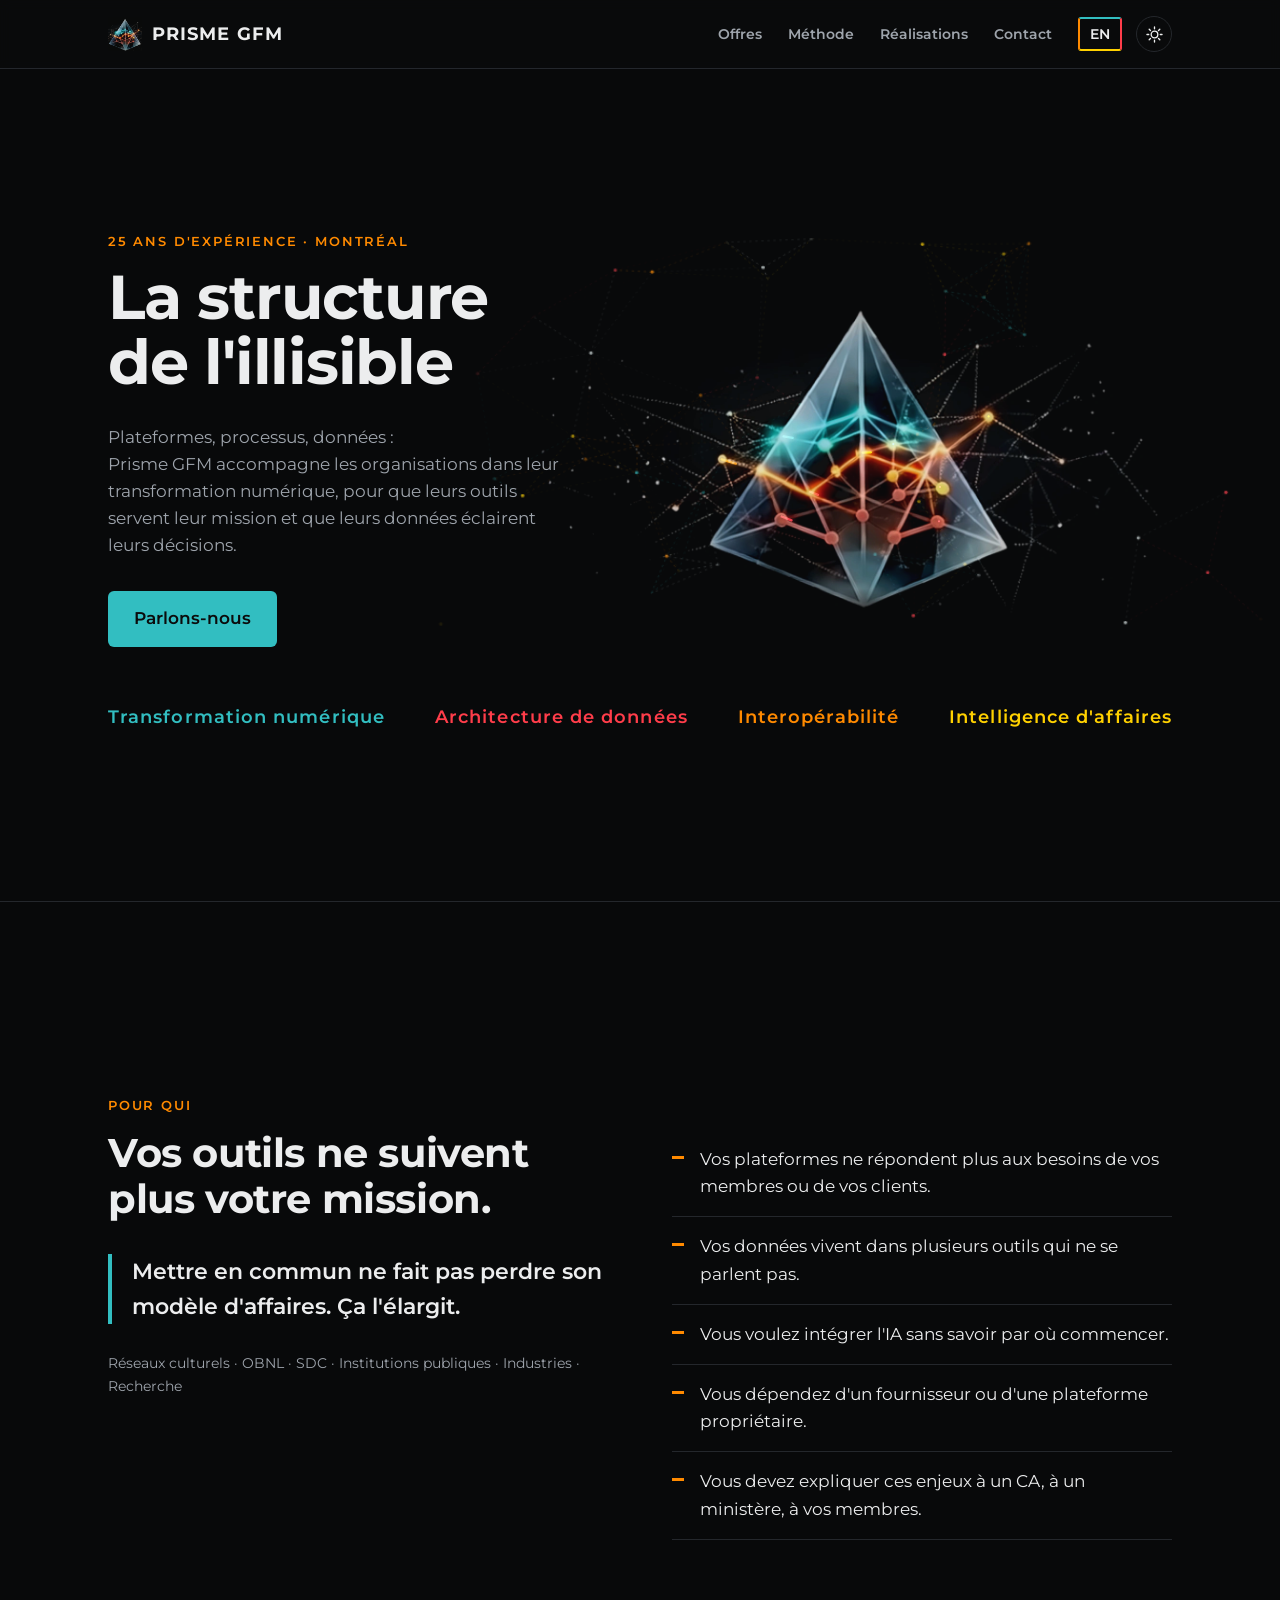
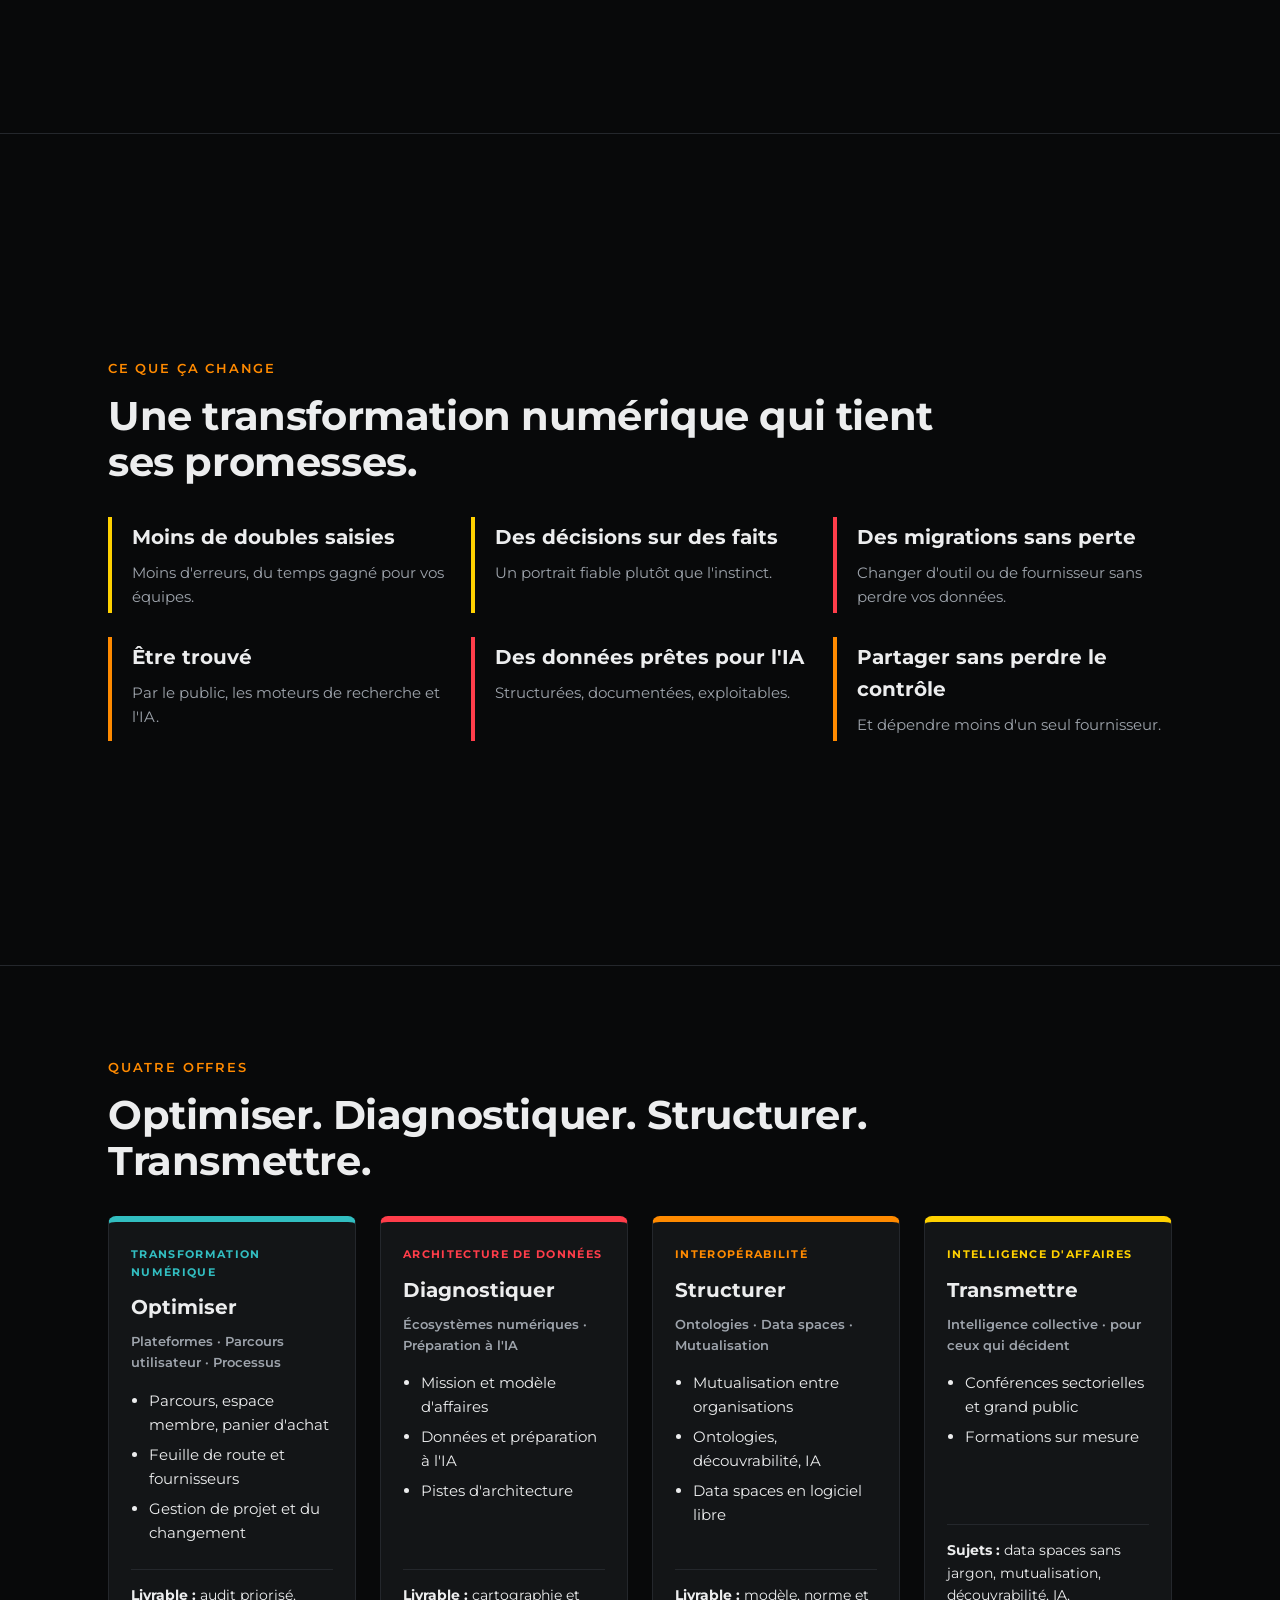
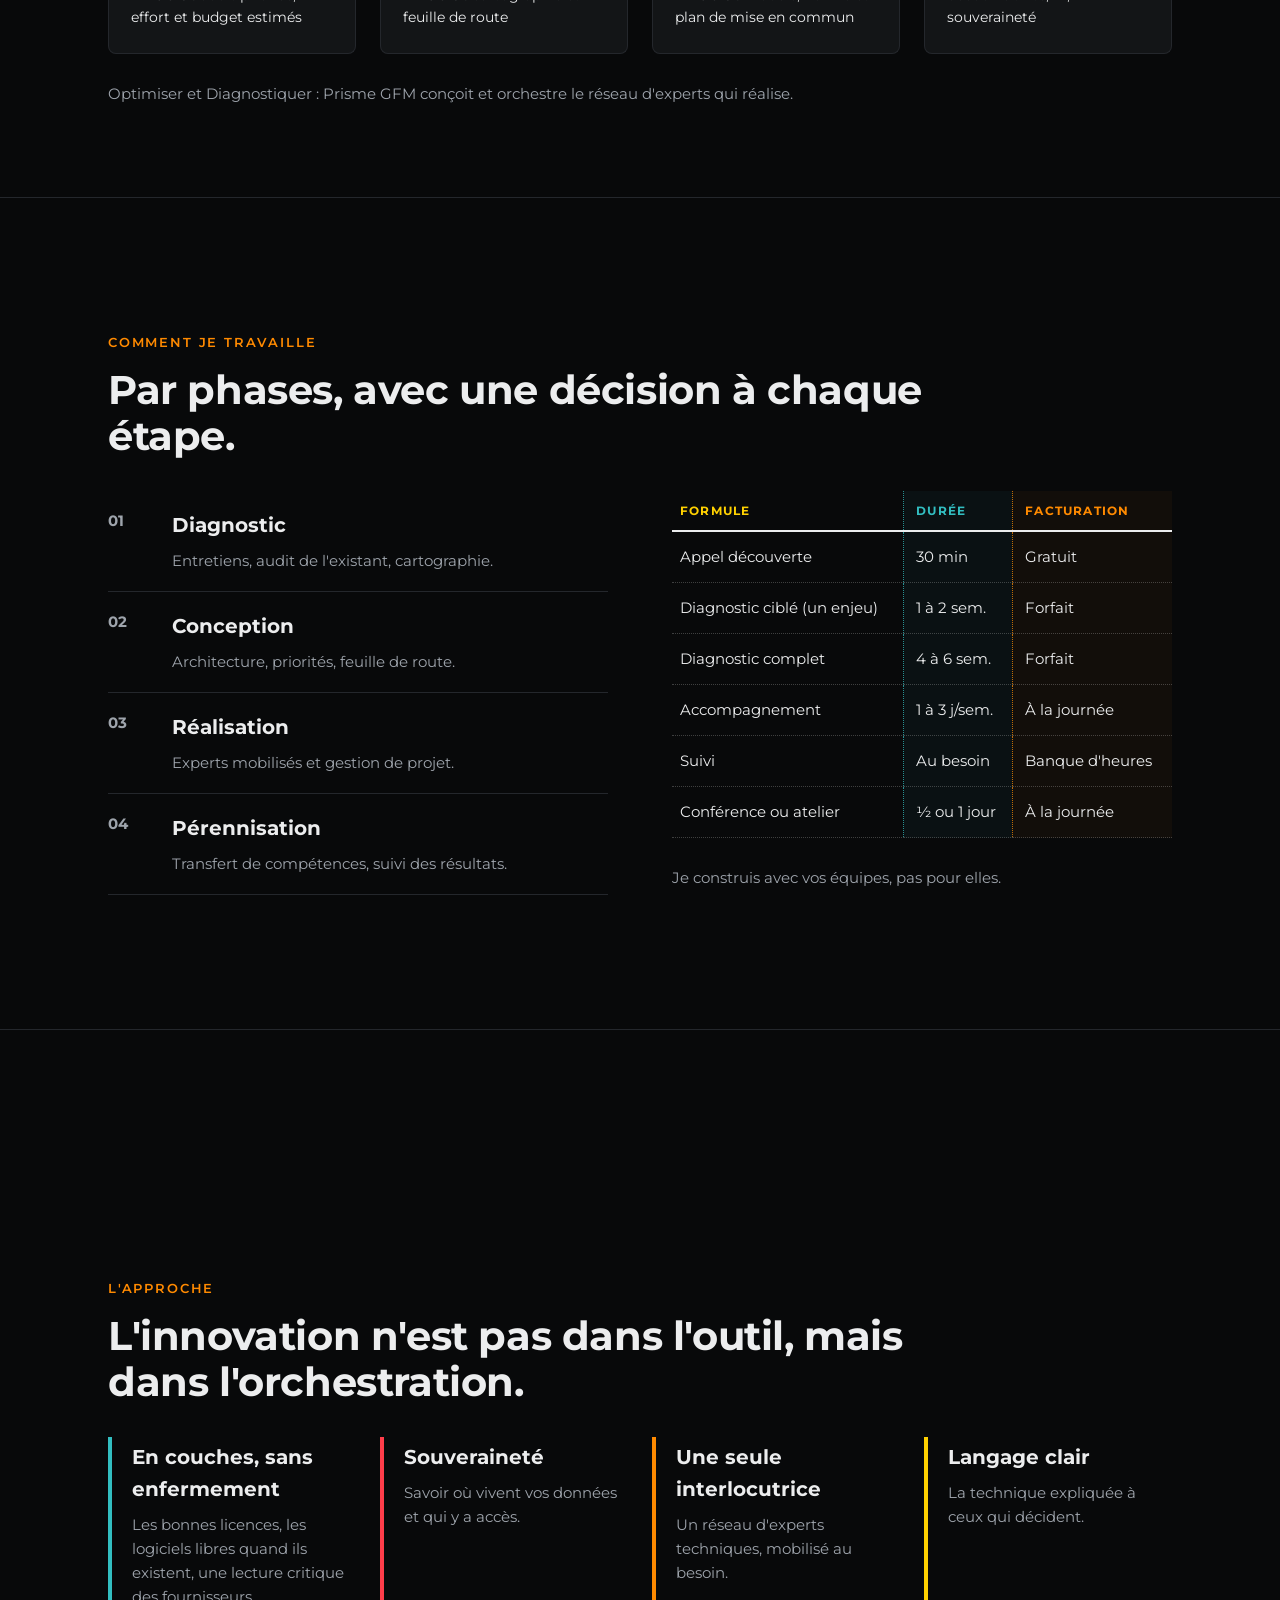
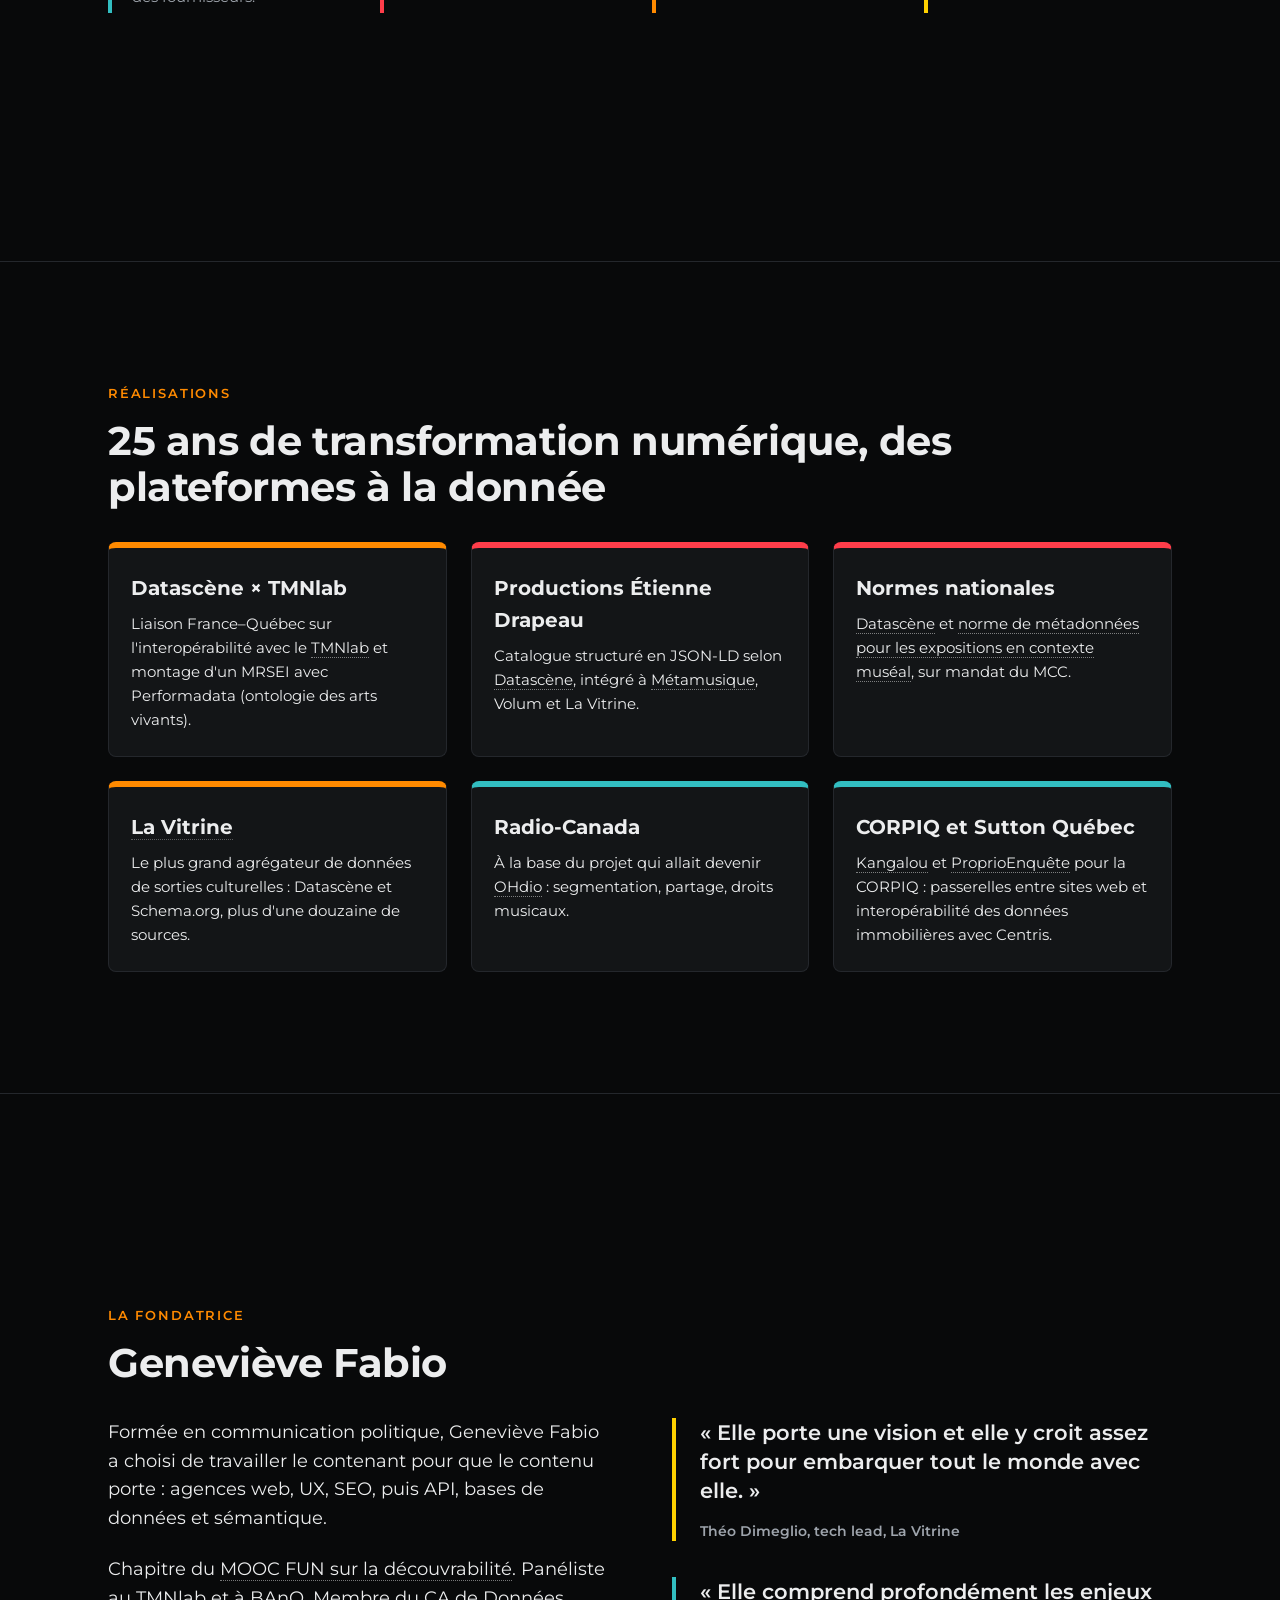
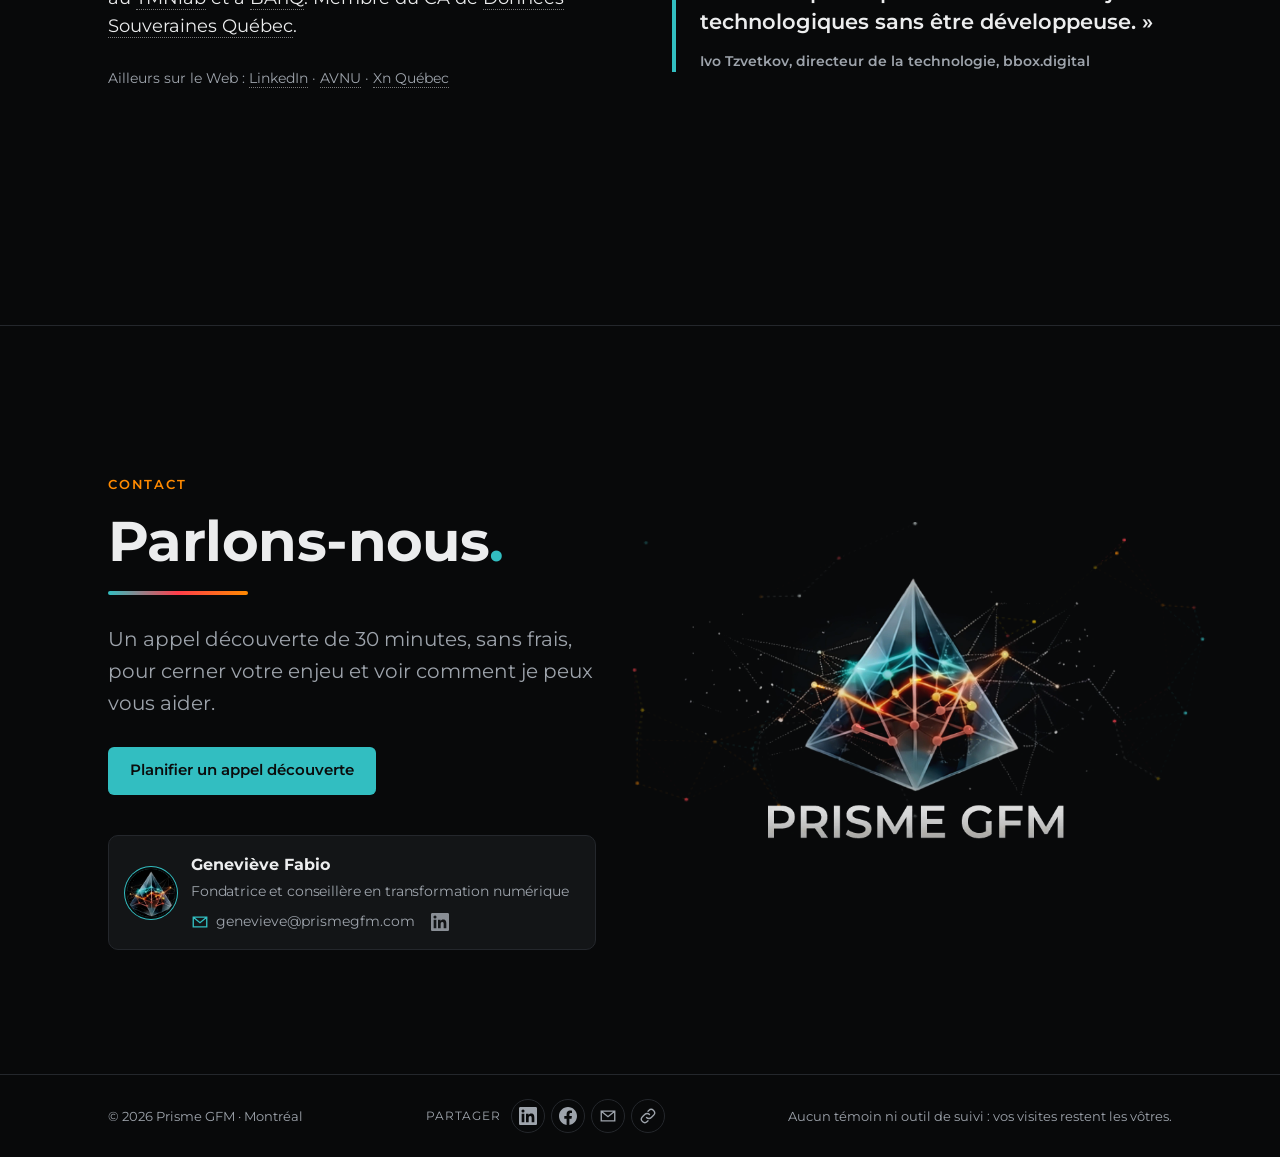
<file: index.html>
<!DOCTYPE html>
<html lang="fr">
<head>
<meta charset="utf-8">
<meta name="viewport" content="width=device-width, initial-scale=1">
<title>Prisme GFM — La structure de l'illisible</title>
<meta name="description" content="Prisme GFM accompagne la transformation numérique des organisations : plateformes, parcours, processus et données. 25 ans d'expérience. Montréal.">
<link rel="canonical" href="https://prismegfm.com/">
<link rel="alternate" hreflang="fr" href="https://prismegfm.com/">
<link rel="alternate" hreflang="en" href="https://prismegfm.com/en/">
<link rel="alternate" hreflang="x-default" href="https://prismegfm.com/">
<meta name="author" content="Geneviève Fabio">
<meta name="theme-color" content="#08090A">
<script>try{var q=new URLSearchParams(location.search).get("theme"),t=null;if(q==="clair"||q==="light")t="light";else if(q==="sombre"||q==="dark")t="dark";if(t)localStorage.setItem("theme",t);else t=localStorage.getItem("theme");if(t==="light")document.documentElement.setAttribute("data-theme","light")}catch(e){}</script>
<link rel="icon" type="image/png" sizes="32x32" href="assets/favicon-32.png">
<link rel="apple-touch-icon" href="assets/apple-touch-icon.png">

<!-- Open Graph (LinkedIn, Facebook, Slack, Teams, iMessage…) -->
<meta property="og:type" content="website">
<meta property="og:site_name" content="Prisme GFM">
<meta property="og:url" content="https://prismegfm.com/">
<meta property="og:title" content="Prisme GFM — La structure de l'illisible">
<meta property="og:description" content="Prisme GFM accompagne la transformation numérique des organisations : plateformes, parcours, processus et données. 25 ans d'expérience. Montréal.">
<meta property="og:locale" content="fr_CA">
<meta property="og:locale:alternate" content="en_CA">
<meta property="og:image" content="https://prismegfm.com/assets/og-fr.jpg">
<meta property="og:image:width" content="1200">
<meta property="og:image:height" content="630">
<meta property="og:image:alt" content="Logo Prisme GFM : un prisme traversé de données reliées">
<!-- Cartes X / Twitter -->
<meta name="twitter:card" content="summary_large_image">
<meta name="twitter:title" content="Prisme GFM — La structure de l'illisible">
<meta name="twitter:description" content="Prisme GFM accompagne la transformation numérique des organisations : plateformes, parcours, processus et données. 25 ans d'expérience. Montréal.">
<meta name="twitter:image" content="https://prismegfm.com/assets/og-fr.jpg">

<link rel="preload" href="assets/fonts/montserrat-latin-700-normal.woff2" as="font" type="font/woff2" crossorigin>
<link rel="stylesheet" href="assets/style.css?v=20261120j">
<script type="application/ld+json">{"@context": "https://schema.org", "@graph": [{"@type": "ProfessionalService", "@id": "https://prismegfm.com/#org", "name": "Prisme GFM", "url": "https://prismegfm.com/", "slogan": "La structure de l'illisible", "description": "Prisme GFM accompagne la transformation numérique des organisations : plateformes, parcours, processus et données. 25 ans d'expérience. Montréal.", "logo": "https://prismegfm.com/assets/logo.jpg", "image": "https://prismegfm.com/assets/og-fr.jpg", "email": "genevieve@prismegfm.com", "address": {"@type": "PostalAddress", "addressLocality": "Montréal", "addressRegion": "QC", "addressCountry": "CA"}, "areaServed": [{"@type": "AdministrativeArea", "name": "Québec"}, {"@type": "Country", "name": "Canada"}, {"@type": "Country", "name": "France"}], "knowsAbout": ["Transformation numérique", "Architecture de données", "Interopérabilité", "Intelligence d'affaires", "Data spaces", "Schema.org", "Ontologies", "Découvrabilité", "Logiciel libre"], "founder": {"@id": "https://prismegfm.com/#genevieve"}, "hasOfferCatalog": {"@type": "OfferCatalog", "name": "Quatre offres", "itemListElement": [{"@type": "Offer", "itemOffered": {"@type": "Service", "name": "Optimiser", "description": "Plateformes · Parcours utilisateur · Processus"}}, {"@type": "Offer", "itemOffered": {"@type": "Service", "name": "Diagnostiquer", "description": "Écosystèmes numériques · Préparation à l'IA"}}, {"@type": "Offer", "itemOffered": {"@type": "Service", "name": "Structurer", "description": "Ontologies · Data spaces · Mutualisation"}}, {"@type": "Offer", "itemOffered": {"@type": "Service", "name": "Transmettre", "description": "Intelligence collective · pour ceux qui décident"}}]}}, {"@type": "WebPage", "@id": "https://prismegfm.com/#webpage", "url": "https://prismegfm.com/", "name": "Prisme GFM — La structure de l'illisible", "description": "Prisme GFM accompagne la transformation numérique des organisations : plateformes, parcours, processus et données. 25 ans d'expérience. Montréal.", "inLanguage": "fr-CA", "about": {"@id": "https://prismegfm.com/#org"}, "author": {"@id": "https://prismegfm.com/#genevieve"}}, {"@type": "Person", "@id": "https://prismegfm.com/#genevieve", "name": "Geneviève Fabio", "jobTitle": "Fondatrice et conseillère en transformation numérique", "worksFor": {"@id": "https://prismegfm.com/#org"}, "email": "genevieve@prismegfm.com", "memberOf": {"@type": "Organization", "name": "Données Souveraines Québec", "url": "https://www.donneessouveraines.quebec/"}, "sameAs": ["https://www.linkedin.com/in/genevieve-fabio", "https://avnu.ca/personnes/genevieve-fabio", "https://www.xnquebec.co/membres/genevieve-fabio/"]}]}</script>
<script src="assets/hero.js?v=20261120j" defer></script>
<script src="assets/site.js?v=20261120j" defer></script>
</head>
<body>
<header><div class="wrap">
<a class="brand" href="#top"><img class="dark-only" src="assets/mark.png" alt="" width="30" height="30"><img class="light-only" src="assets/mark-light.png" alt="" width="30" height="30"> PRISME GFM</a>
<button class="theme-toggle" type="button" aria-pressed="true" aria-label="Changer de mode : clair ou sombre" title="Changer de mode : clair ou sombre"><svg class="sun" viewBox="0 0 24 24" width="19" height="19" aria-hidden="true"><circle cx="12" cy="12" r="4.2" fill="none" stroke="currentColor" stroke-width="1.7"/><path d="M12 2.5v2.2M12 19.3v2.2M2.5 12h2.2M19.3 12h2.2M5.3 5.3l1.6 1.6M17.1 17.1l1.6 1.6M5.3 18.7l1.6-1.6M17.1 6.9l1.6-1.6" stroke="currentColor" stroke-width="1.7" stroke-linecap="round"/></svg><svg class="moon-i" viewBox="0 0 24 24" width="18" height="18" aria-hidden="true"><path class="moon" d="M20.5 14.6A8.5 8.5 0 0 1 9.4 3.5a8.5 8.5 0 1 0 11.1 11.1z" stroke="currentColor" stroke-width="1.7" stroke-linejoin="round"/></svg></button>
<button class="burger" type="button" aria-label="Menu" aria-expanded="false" aria-controls="menu"><span></span><span></span><span></span></button>
<nav id="menu"><a href="#offres">Offres</a><a href="#methode">Méthode</a><a href="#realisations">Réalisations</a><a href="#contact">Contact</a><a class="lang" href="en/" hreflang="en" lang="en">EN</a><div class="share share-menu" data-url="https://prismegfm.com/" data-title="Prisme GFM — La structure de l'illisible"><span class="share-label">Partager</span><a class="sh" target="_blank" rel="noopener" href="https://www.linkedin.com/sharing/share-offsite/?url=https%3A%2F%2Fprismegfm.com%2F" aria-label="LinkedIn" title="LinkedIn"><svg viewBox="0 0 24 24" width="18" height="18" aria-hidden="true"><path fill="currentColor" d="M20.45 20.45h-3.56v-5.57c0-1.33-.02-3.04-1.85-3.04-1.85 0-2.14 1.45-2.14 2.94v5.67H9.35V9h3.41v1.56h.05c.48-.9 1.64-1.85 3.37-1.85 3.6 0 4.27 2.37 4.27 5.46v6.28zM5.34 7.43a2.06 2.06 0 1 1 0-4.13 2.06 2.06 0 0 1 0 4.13zM7.12 20.45H3.56V9h3.56v11.45zM22.22 0H1.77C.79 0 0 .77 0 1.73v20.54C0 23.23.79 24 1.77 24h20.45c.98 0 1.78-.77 1.78-1.73V1.73C24 .77 23.2 0 22.22 0z"/></svg></a><a class="sh" target="_blank" rel="noopener" href="https://www.facebook.com/sharer/sharer.php?u=https%3A%2F%2Fprismegfm.com%2F" aria-label="Facebook" title="Facebook"><svg viewBox="0 0 24 24" width="18" height="18" aria-hidden="true"><path fill="currentColor" d="M24 12.07C24 5.4 18.63 0 12 0S0 5.4 0 12.07C0 18.1 4.39 23.1 10.13 24v-8.44H7.08v-3.49h3.05V9.41c0-3.02 1.79-4.69 4.53-4.69 1.31 0 2.68.23 2.68.23v2.97h-1.51c-1.49 0-1.96.93-1.96 1.89v2.26h3.33l-.53 3.49h-2.8V24C19.61 23.1 24 18.1 24 12.07z"/></svg></a><a class="sh" href="mailto:?subject=Prisme%20GFM%20%E2%80%94%20La%20structure%20de%20l%27illisible&amp;body=https%3A%2F%2Fprismegfm.com%2F" aria-label="Partager par courriel" title="Partager par courriel"><svg viewBox="0 0 24 24" width="18" height="18" aria-hidden="true"><path fill="none" stroke="currentColor" stroke-width="1.8" d="M3 5.5h18v13H3z M3.5 6l8.5 7 8.5-7"/></svg></a><button class="sh copy" type="button" aria-label="Copier le lien" title="Copier le lien" data-done="Lien copié"><svg viewBox="0 0 24 24" width="18" height="18" aria-hidden="true"><path fill="none" stroke="currentColor" stroke-width="1.8" stroke-linecap="round" d="M10 14a4.5 4.5 0 0 0 6.4 0l3-3a4.5 4.5 0 0 0-6.4-6.4l-1 1M14 10a4.5 4.5 0 0 0-6.4 0l-3 3a4.5 4.5 0 0 0 6.4 6.4l1-1"/></svg></button><button class="sh native" type="button" aria-label="Partager" title="Partager" hidden><svg viewBox="0 0 24 24" width="18" height="18" aria-hidden="true"><path fill="none" stroke="currentColor" stroke-width="1.8" stroke-linecap="round" stroke-linejoin="round" d="M12 3v12M7 8l5-5 5 5M5 13v7h14v-7"/></svg></button></div></nav>
</div></header>

<main id="top">
<section class="hero"><div class="wrap">
<div>
<p class="kicker">25 ans d'expérience · Montréal</p>
<h1>La structure<br>de l'illisible</h1>
<p class="lead">Plateformes, processus, données :<br>Prisme GFM accompagne les organisations dans leur transformation numérique, pour que leurs outils servent leur mission et que leurs données éclairent leurs décisions.</p>
<a class="btn" href="#contact">Parlons-nous</a>
</div>
<div class="prism-col">
<div class="logo-stage prism-only" data-h="375"><picture class="dark-only"><source srcset="assets/prism.webp" type="image/webp"><img src="assets/prism.jpg" alt="Logo Prisme GFM" width="750" height="375" fetchpriority="high"></picture><img class="light-only" src="assets/prism-light.webp" alt="Logo Prisme GFM" width="750" height="375" loading="lazy"></div>
</div>
<ul class="words"><li class="b">Transformation numérique</li><li class="r">Architecture de données</li><li class="o">Interopérabilité</li><li class="j">Intelligence d'affaires</li></ul>
</div></section>

<section id="pourqui"><div class="wrap">
<p class="kicker">Pour qui</p>
<div class="split">
<div><h2>Vos outils ne suivent plus votre mission.</h2><p class="statement">Mettre en commun ne fait pas perdre son modèle d'affaires. Ça l'élargit.</p><p class="who">Réseaux culturels · OBNL · SDC · Institutions publiques · Industries · Recherche</p></div>
<ul class="signs"><li>Vos plateformes ne répondent plus aux besoins de vos membres ou de vos clients.</li><li>Vos données vivent dans plusieurs outils qui ne se parlent pas.</li><li>Vous voulez intégrer l'IA sans savoir par où commencer.</li><li>Vous dépendez d'un fournisseur ou d'une plateforme propriétaire.</li><li>Vous devez expliquer ces enjeux à un CA, à un ministère, à vos membres.</li></ul>
</div></div></section>

<section id="benefices"><div class="wrap">
<p class="kicker">Ce que ça change</p>
<h2>Une transformation numérique qui tient ses promesses.</h2>
<div class="grid g3"><div class="tile j"><h3>Moins de doubles saisies</h3><p>Moins d'erreurs, du temps gagné pour vos équipes.</p></div><div class="tile j"><h3>Des décisions sur des faits</h3><p>Un portrait fiable plutôt que l'instinct.</p></div><div class="tile r"><h3>Des migrations sans perte</h3><p>Changer d'outil ou de fournisseur sans perdre vos données.</p></div><div class="tile o"><h3>Être trouvé</h3><p>Par le public, les moteurs de recherche et l'IA.</p></div><div class="tile r"><h3>Des données prêtes pour l'IA</h3><p>Structurées, documentées, exploitables.</p></div><div class="tile o"><h3>Partager sans perdre le contrôle</h3><p>Et dépendre moins d'un seul fournisseur.</p></div></div>
</div></section>

<section id="offres"><div class="wrap">
<p class="kicker">Quatre offres</p>
<h2>Optimiser. Diagnostiquer. Structurer. Transmettre.</h2>
<div class="grid g4"><div class="card b"><p class="pil">Transformation numérique</p><h3>Optimiser</h3><p class="sub">Plateformes · Parcours utilisateur · Processus</p><ul><li>Parcours, espace membre, panier d'achat</li><li>Feuille de route et fournisseurs</li><li>Gestion de projet et du changement</li></ul><p class="liv"><b>Livrable :</b> audit priorisé, effort et budget estimés</p></div><div class="card r"><p class="pil">Architecture de données</p><h3>Diagnostiquer</h3><p class="sub">Écosystèmes numériques · Préparation à l'IA</p><ul><li>Mission et modèle d'affaires</li><li>Données et préparation à l'IA</li><li>Pistes d'architecture</li></ul><p class="liv"><b>Livrable :</b> cartographie et feuille de route</p></div><div class="card o"><p class="pil">Interopérabilité</p><h3>Structurer</h3><p class="sub">Ontologies · Data spaces · Mutualisation</p><ul><li>Mutualisation entre organisations</li><li>Ontologies, découvrabilité, IA</li><li>Data spaces en logiciel libre</li></ul><p class="liv"><b>Livrable :</b> modèle, norme et plan de mise en commun</p></div><div class="card j"><p class="pil">Intelligence d'affaires</p><h3>Transmettre</h3><p class="sub">Intelligence collective · pour ceux qui décident</p><ul><li>Conférences sectorielles et grand public</li><li>Formations sur mesure</li></ul><p class="liv"><b>Sujets :</b> data spaces sans jargon, mutualisation, découvrabilité, IA, souveraineté</p></div></div>
<p class="note">Optimiser et Diagnostiquer : Prisme GFM conçoit et orchestre le réseau d'experts qui réalise.</p>
</div></section>

<section id="methode"><div class="wrap">
<p class="kicker">Comment je travaille</p>
<h2>Par phases, avec une décision à chaque étape.</h2>
<div class="split">
<div><div class="phase j"><p class="num">01</p><div><h3>Diagnostic</h3><p>Entretiens, audit de l'existant, cartographie.</p></div></div><div class="phase r"><p class="num">02</p><div><h3>Conception</h3><p>Architecture, priorités, feuille de route.</p></div></div><div class="phase b"><p class="num">03</p><div><h3>Réalisation</h3><p>Experts mobilisés et gestion de projet.</p></div></div><div class="phase o"><p class="num">04</p><div><h3>Pérennisation</h3><p>Transfert de compétences, suivi des résultats.</p></div></div></div>
<div><table><thead><tr><th>Formule</th><th>Durée</th><th>Facturation</th></tr></thead><tbody><tr><td>Appel découverte</td><td>30&nbsp;min</td><td>Gratuit</td></tr><tr><td>Diagnostic ciblé (un enjeu)</td><td>1&nbsp;à&nbsp;2&nbsp;sem.</td><td>Forfait</td></tr><tr><td>Diagnostic complet</td><td>4&nbsp;à&nbsp;6&nbsp;sem.</td><td>Forfait</td></tr><tr><td>Accompagnement</td><td>1&nbsp;à&nbsp;3&nbsp;j/sem.</td><td>À la journée</td></tr><tr><td>Suivi</td><td>Au&nbsp;besoin</td><td>Banque d'heures</td></tr><tr><td>Conférence ou atelier</td><td>½&nbsp;ou&nbsp;1&nbsp;jour</td><td>À la journée</td></tr></tbody></table>
<p class="note">Je construis avec vos équipes, pas pour elles.</p></div>
</div></div></section>

<section id="approche"><div class="wrap">
<p class="kicker">L'approche</p>
<h2>L'innovation n'est pas dans l'outil, mais dans l'orchestration.</h2>
<div class="grid g4"><div class="tile b"><h3>En couches, sans enfermement</h3><p>Les bonnes licences, les logiciels libres quand ils existent, une lecture critique des fournisseurs.</p></div><div class="tile r"><h3>Souveraineté</h3><p>Savoir où vivent vos données et qui y a accès.</p></div><div class="tile o"><h3>Une seule interlocutrice</h3><p>Un réseau d'experts techniques, mobilisé au besoin.</p></div><div class="tile j"><h3>Langage clair</h3><p>La technique expliquée à ceux qui décident.</p></div></div>
</div></section>

<section id="realisations"><div class="wrap">
<p class="kicker">Réalisations</p>
<h2>25 ans de transformation numérique, des plateformes à la donnée</h2>
<div class="grid g3"><div class="card o"><h3>Datascène × TMNlab</h3><p style="font-size:15px">Liaison France–Québec sur l'interopérabilité avec le <a class='ext' href='https://www.tmnlab.com/2025/11/06/restitution-rencontre-tmnlab-x-snum-donnee-spectacle-vivant/' target='_blank' rel='noopener'>TMNlab</a> et montage d'un MRSEI avec Performadata (ontologie des arts vivants).</p></div><div class="card r"><h3>Productions Étienne Drapeau</h3><p style="font-size:15px">Catalogue structuré en JSON-LD selon <a class='ext' href='https://www.datascene.ca/a-propos' target='_blank' rel='noopener'>Datascène</a>, intégré à <a class='ext' href='https://metamusique.ca' target='_blank' rel='noopener'>Métamusique</a>, Volum et La Vitrine.</p></div><div class="card r"><h3>Normes nationales</h3><p style="font-size:15px"><a class='ext' href='https://www.datascene.ca/a-propos' target='_blank' rel='noopener'>Datascène</a> et <a class='ext' href='https://www.musees.qc.ca/ressources/publications/53642-norme-de-metadonnees-pour-les-expositions-en-contexte-museal-2025/' target='_blank' rel='noopener'>norme de métadonnées pour les expositions en contexte muséal</a>, sur mandat du MCC.</p></div><div class="card o"><h3><a class='ext' href='https://www.lavitrine.com/fr/espace-pro' target='_blank' rel='noopener'>La Vitrine</a></h3><p style="font-size:15px">Le plus grand agrégateur de données de sorties culturelles : Datascène et Schema.org, plus d'une douzaine de sources.</p></div><div class="card b"><h3>Radio-Canada</h3><p style="font-size:15px">À la base du projet qui allait devenir <a class='ext' href='https://ici.radio-canada.ca/ohdio' target='_blank' rel='noopener'>OHdio</a> : segmentation, partage, droits musicaux.</p></div><div class="card b"><h3>CORPIQ et Sutton Québec</h3><p style="font-size:15px"><a class='ext' href='https://www.kangalou.com/fr/' target='_blank' rel='noopener'>Kangalou</a> et <a class='ext' href='https://proprioenquete.com/fr/accueil/' target='_blank' rel='noopener'>ProprioEnquête</a> pour la CORPIQ : passerelles entre sites web et interopérabilité des données immobilières avec Centris.</p></div></div>
</div></section>

<section id="fondatrice"><div class="wrap">
<p class="kicker">La fondatrice</p>
<h2>Geneviève Fabio</h2>
<div class="split">
<div><p class="bio">Formée en communication politique, Geneviève Fabio a choisi de travailler le contenant pour que le contenu porte : agences web, UX, SEO, puis API, bases de données et sémantique.</p><p class="bio">Chapitre du <a class='ext' href='https://www.fun-mooc.fr/fr/cours/rendre-visibles-vos-contenus-culturels-les-cles-de-la-decouvrabilite/' target='_blank' rel='noopener'>MOOC FUN sur la découvrabilité</a>. Panéliste au <a class='ext' href='https://www.tmnlab.com/2025/11/06/restitution-rencontre-tmnlab-x-snum-donnee-spectacle-vivant/' target='_blank' rel='noopener'>TMNlab</a> et à <a class='ext' href='https://www.banq.qc.ca/evenements/decouvrabilite-innovation-2025/' target='_blank' rel='noopener'>BAnQ</a>. Membre du CA de <a class='ext' href='https://www.donneessouveraines.quebec/publications/Communiqu%C3%A9%2022-09-2026' target='_blank' rel='noopener'>Données Souveraines Québec</a>.</p><p class="bio"><span class='profiles'>Ailleurs sur le Web : <a class='ext' href='https://www.linkedin.com/in/genevieve-fabio' target='_blank' rel='noopener'>LinkedIn</a> · <a class='ext' href='https://avnu.ca/personnes/genevieve-fabio' target='_blank' rel='noopener'>AVNU</a> · <a class='ext' href='https://www.xnquebec.co/membres/genevieve-fabio/' target='_blank' rel='noopener'>Xn Québec</a></span></p></div>
<div class="quotes"><blockquote>« Elle porte une vision et elle y croit assez fort pour embarquer tout le monde avec elle. »<cite>Théo Dimeglio, tech lead, La Vitrine</cite></blockquote>
<blockquote class="q2">« Elle comprend profondément les enjeux technologiques sans être développeuse. »<cite>Ivo Tzvetkov, directeur de la technologie, bbox.digital</cite></blockquote></div>
</div></div></section>

<section id="contact" class="contact"><div class="wrap split">
<div>
<p class="kicker">Contact</p>
<h2 class="talk">Parlons-nous<span class="dot">.</span></h2>
<div class="spectrum" aria-hidden="true"></div>
<p class="lead">Un appel découverte de 30 minutes, sans frais, pour cerner votre enjeu et voir comment je peux vous aider.</p>
<a class="btn" href="https://calendar.app.google/EaZ8aq1sveLhj51Y9" target="_blank" rel="noopener">Planifier un appel découverte</a>
<div class="spacer" aria-hidden="true"></div>
<div class="me">
<img class="me-mark dark-only" src="assets/mark.png" alt="" width="48" height="48"><img class="me-mark light-only" src="assets/mark-light.png" alt="" width="48" height="48">
<div>
<p class="me-name">Geneviève Fabio</p>
<p class="role"><span>Fondatrice et conseillère</span> <span>en transformation numérique</span></p>
<p class="reach"><a class="mail" href="mailto:genevieve@prismegfm.com"><svg viewBox="0 0 24 24" width="18" height="18" aria-hidden="true"><path fill="none" stroke="currentColor" stroke-width="1.8" d="M3 5.5h18v13H3z M3.5 6l8.5 7 8.5-7"/></svg><span>genevieve@prismegfm.com</span></a>
<a class="li" href="https://www.linkedin.com/in/genevieve-fabio" aria-label="Geneviève Fabio sur LinkedIn" title="LinkedIn"><svg viewBox="0 0 24 24" width="18" height="18" aria-hidden="true"><path fill="currentColor" d="M20.45 20.45h-3.56v-5.57c0-1.33-.02-3.04-1.85-3.04-1.85 0-2.14 1.45-2.14 2.94v5.67H9.35V9h3.41v1.56h.05c.48-.9 1.64-1.85 3.37-1.85 3.6 0 4.27 2.37 4.27 5.46v6.28zM5.34 7.43a2.06 2.06 0 1 1 0-4.13 2.06 2.06 0 0 1 0 4.13zM7.12 20.45H3.56V9h3.56v11.45zM22.22 0H1.77C.79 0 0 .77 0 1.73v20.54C0 23.23.79 24 1.77 24h20.45c.98 0 1.78-.77 1.78-1.73V1.73C24 .77 23.2 0 22.22 0z"/></svg></a></p>
</div>
</div></div>
<div class="logo-stage"><img class="dark-only" src="assets/logo.webp" alt="" width="750" height="498" loading="lazy"><img class="light-only" src="assets/logo-light.webp" alt="" width="750" height="498" loading="lazy"></div>
</div>
<footer><div class="wrap"><span>© 2026 Prisme GFM · Montréal</span><div class="share" data-url="https://prismegfm.com/" data-title="Prisme GFM — La structure de l'illisible"><span class="share-label">Partager</span><a class="sh" target="_blank" rel="noopener" href="https://www.linkedin.com/sharing/share-offsite/?url=https%3A%2F%2Fprismegfm.com%2F" aria-label="LinkedIn" title="LinkedIn"><svg viewBox="0 0 24 24" width="18" height="18" aria-hidden="true"><path fill="currentColor" d="M20.45 20.45h-3.56v-5.57c0-1.33-.02-3.04-1.85-3.04-1.85 0-2.14 1.45-2.14 2.94v5.67H9.35V9h3.41v1.56h.05c.48-.9 1.64-1.85 3.37-1.85 3.6 0 4.27 2.37 4.27 5.46v6.28zM5.34 7.43a2.06 2.06 0 1 1 0-4.13 2.06 2.06 0 0 1 0 4.13zM7.12 20.45H3.56V9h3.56v11.45zM22.22 0H1.77C.79 0 0 .77 0 1.73v20.54C0 23.23.79 24 1.77 24h20.45c.98 0 1.78-.77 1.78-1.73V1.73C24 .77 23.2 0 22.22 0z"/></svg></a><a class="sh" target="_blank" rel="noopener" href="https://www.facebook.com/sharer/sharer.php?u=https%3A%2F%2Fprismegfm.com%2F" aria-label="Facebook" title="Facebook"><svg viewBox="0 0 24 24" width="18" height="18" aria-hidden="true"><path fill="currentColor" d="M24 12.07C24 5.4 18.63 0 12 0S0 5.4 0 12.07C0 18.1 4.39 23.1 10.13 24v-8.44H7.08v-3.49h3.05V9.41c0-3.02 1.79-4.69 4.53-4.69 1.31 0 2.68.23 2.68.23v2.97h-1.51c-1.49 0-1.96.93-1.96 1.89v2.26h3.33l-.53 3.49h-2.8V24C19.61 23.1 24 18.1 24 12.07z"/></svg></a><a class="sh" href="mailto:?subject=Prisme%20GFM%20%E2%80%94%20La%20structure%20de%20l%27illisible&amp;body=https%3A%2F%2Fprismegfm.com%2F" aria-label="Partager par courriel" title="Partager par courriel"><svg viewBox="0 0 24 24" width="18" height="18" aria-hidden="true"><path fill="none" stroke="currentColor" stroke-width="1.8" d="M3 5.5h18v13H3z M3.5 6l8.5 7 8.5-7"/></svg></a><button class="sh copy" type="button" aria-label="Copier le lien" title="Copier le lien" data-done="Lien copié"><svg viewBox="0 0 24 24" width="18" height="18" aria-hidden="true"><path fill="none" stroke="currentColor" stroke-width="1.8" stroke-linecap="round" d="M10 14a4.5 4.5 0 0 0 6.4 0l3-3a4.5 4.5 0 0 0-6.4-6.4l-1 1M14 10a4.5 4.5 0 0 0-6.4 0l-3 3a4.5 4.5 0 0 0 6.4 6.4l1-1"/></svg></button><button class="sh native" type="button" aria-label="Partager" title="Partager" hidden><svg viewBox="0 0 24 24" width="18" height="18" aria-hidden="true"><path fill="none" stroke="currentColor" stroke-width="1.8" stroke-linecap="round" stroke-linejoin="round" d="M12 3v12M7 8l5-5 5 5M5 13v7h14v-7"/></svg></button></div><span>Aucun témoin ni outil de suivi :<br class="m"> vos visites restent les vôtres.</span></div></footer>
</section>
</main>

</body>
</html>
</file>
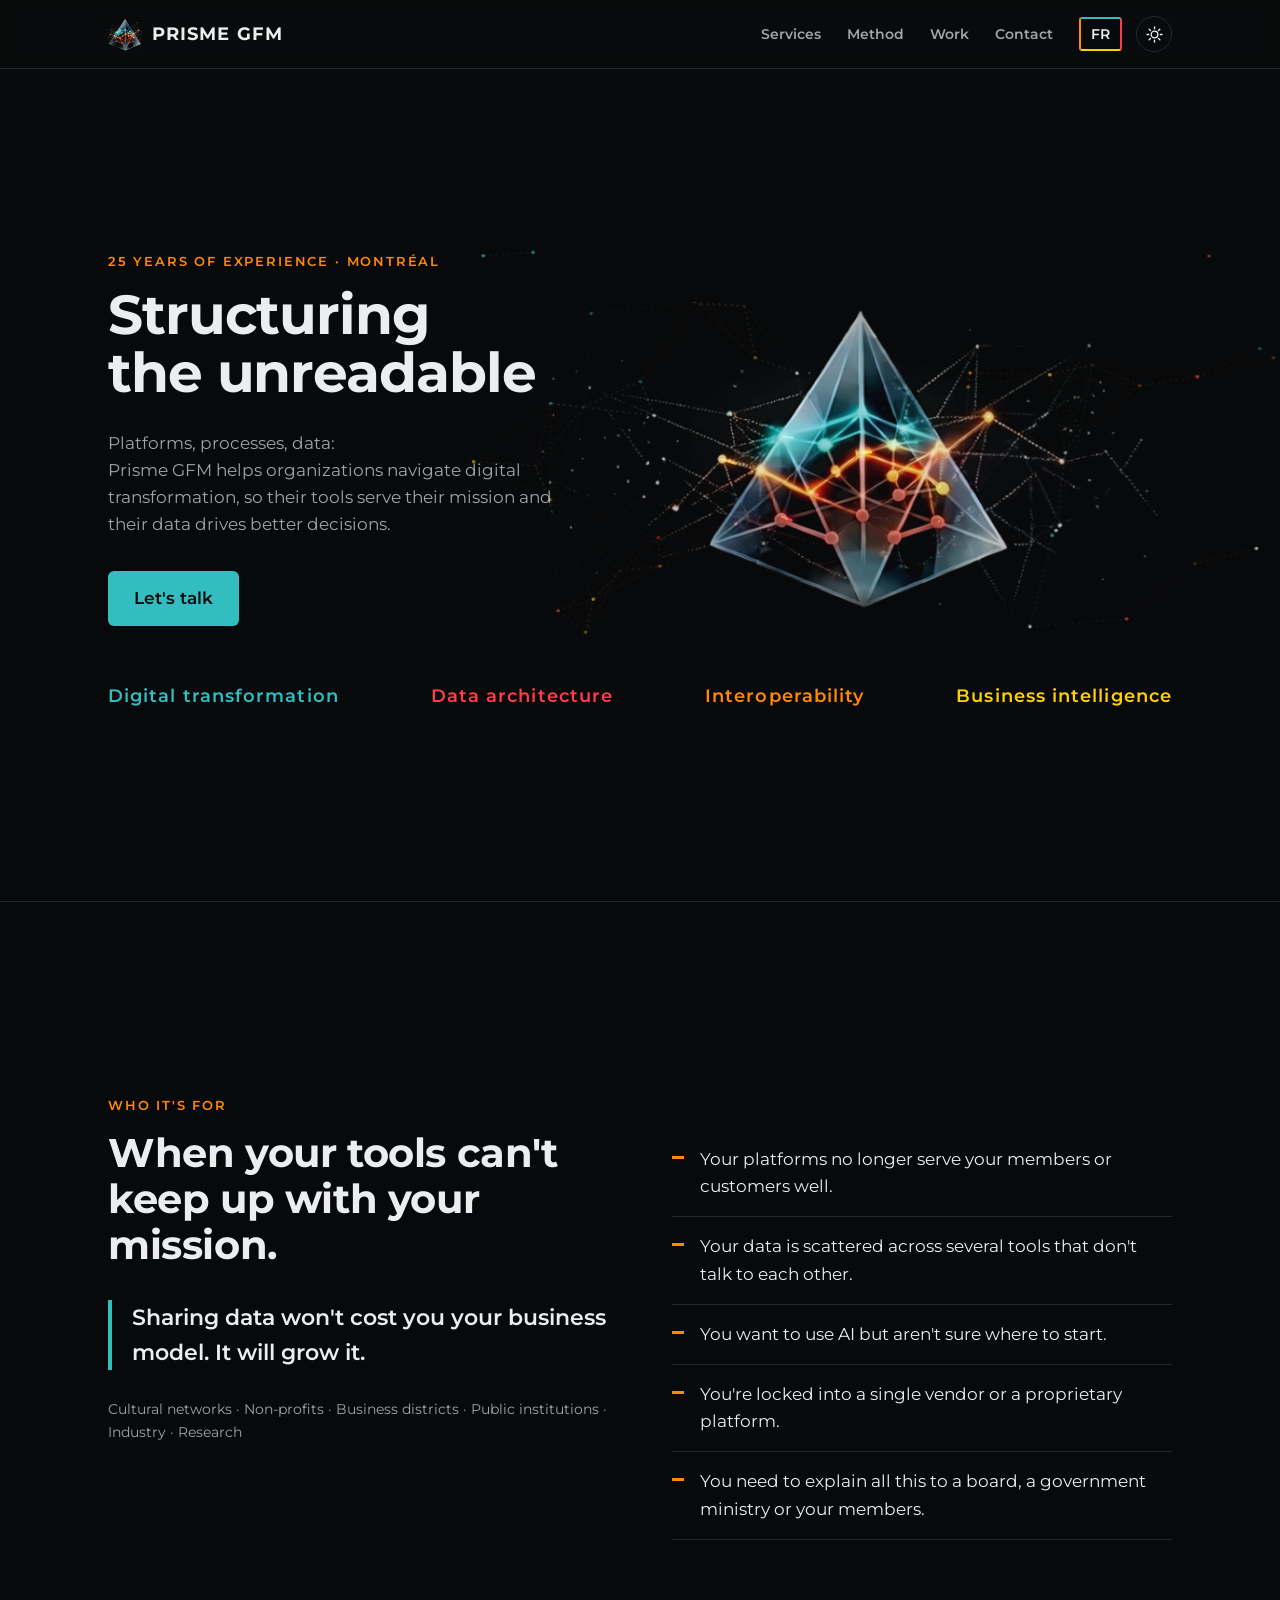
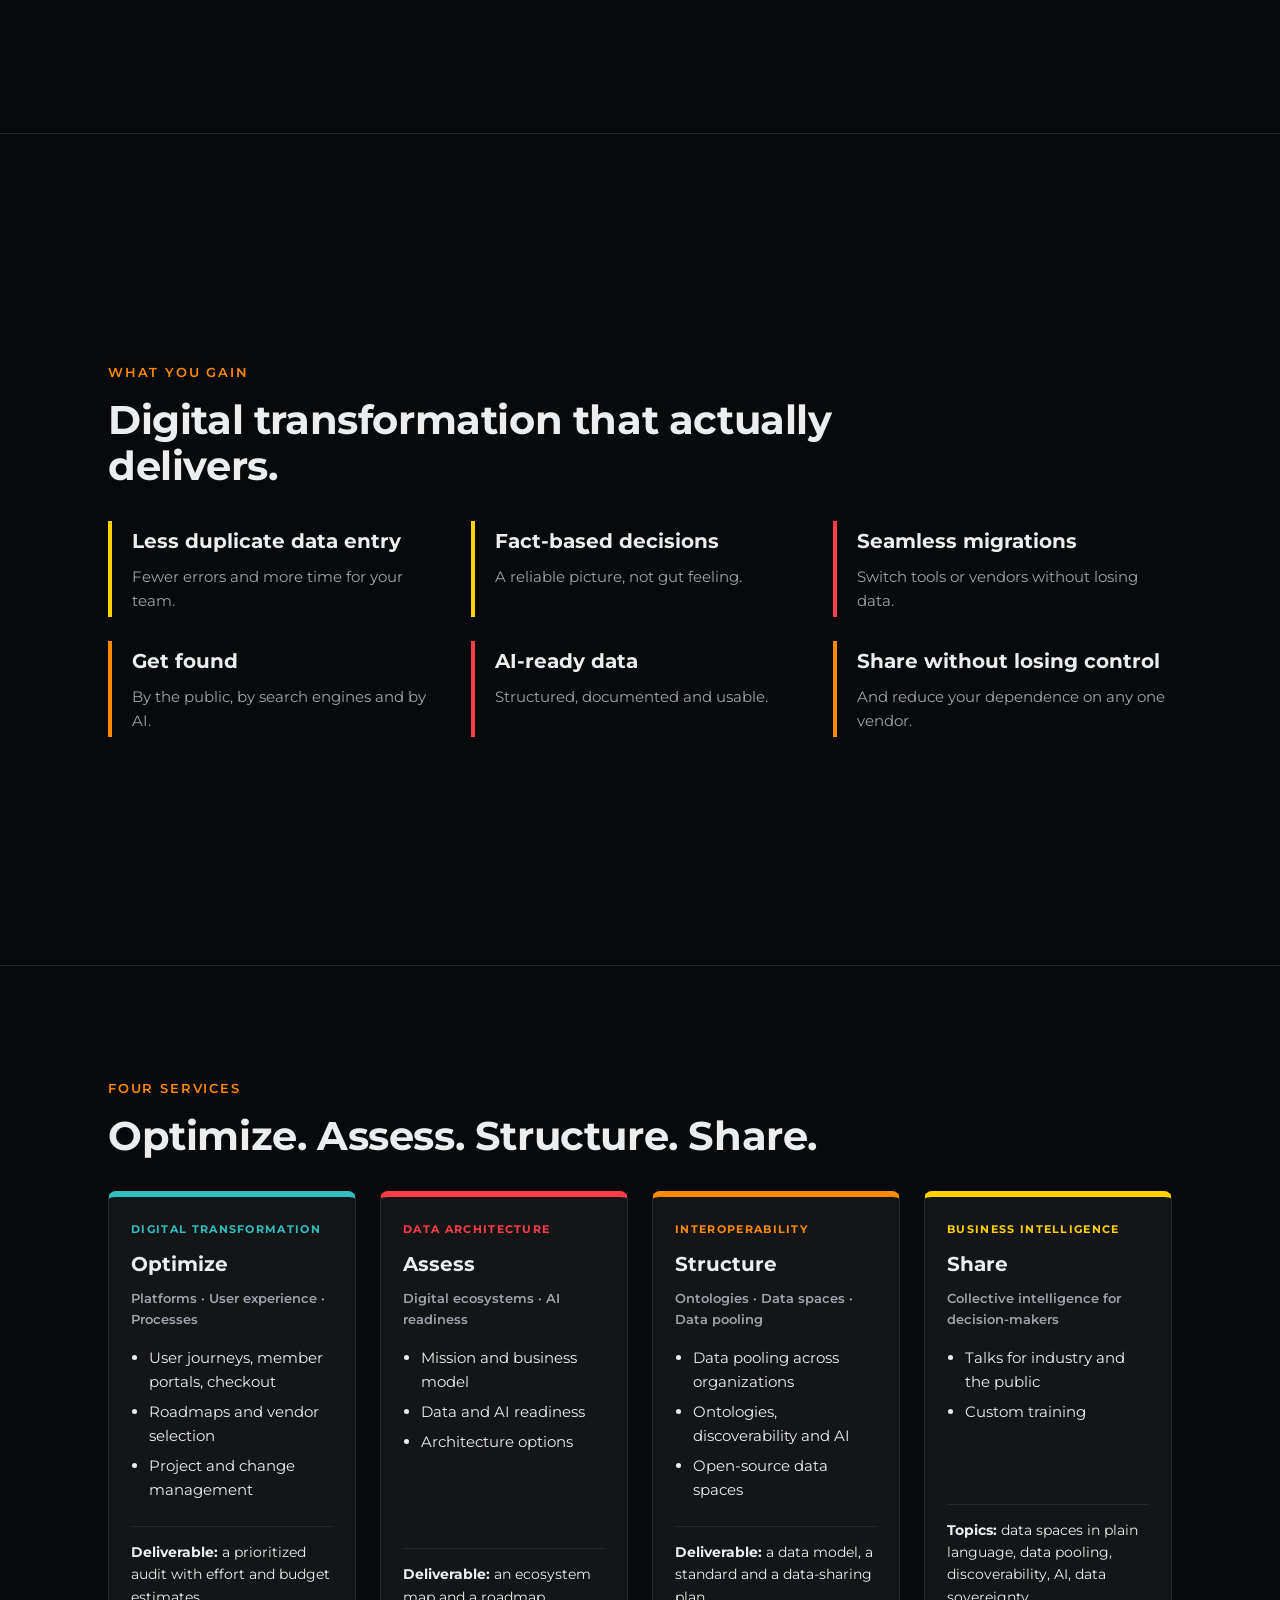
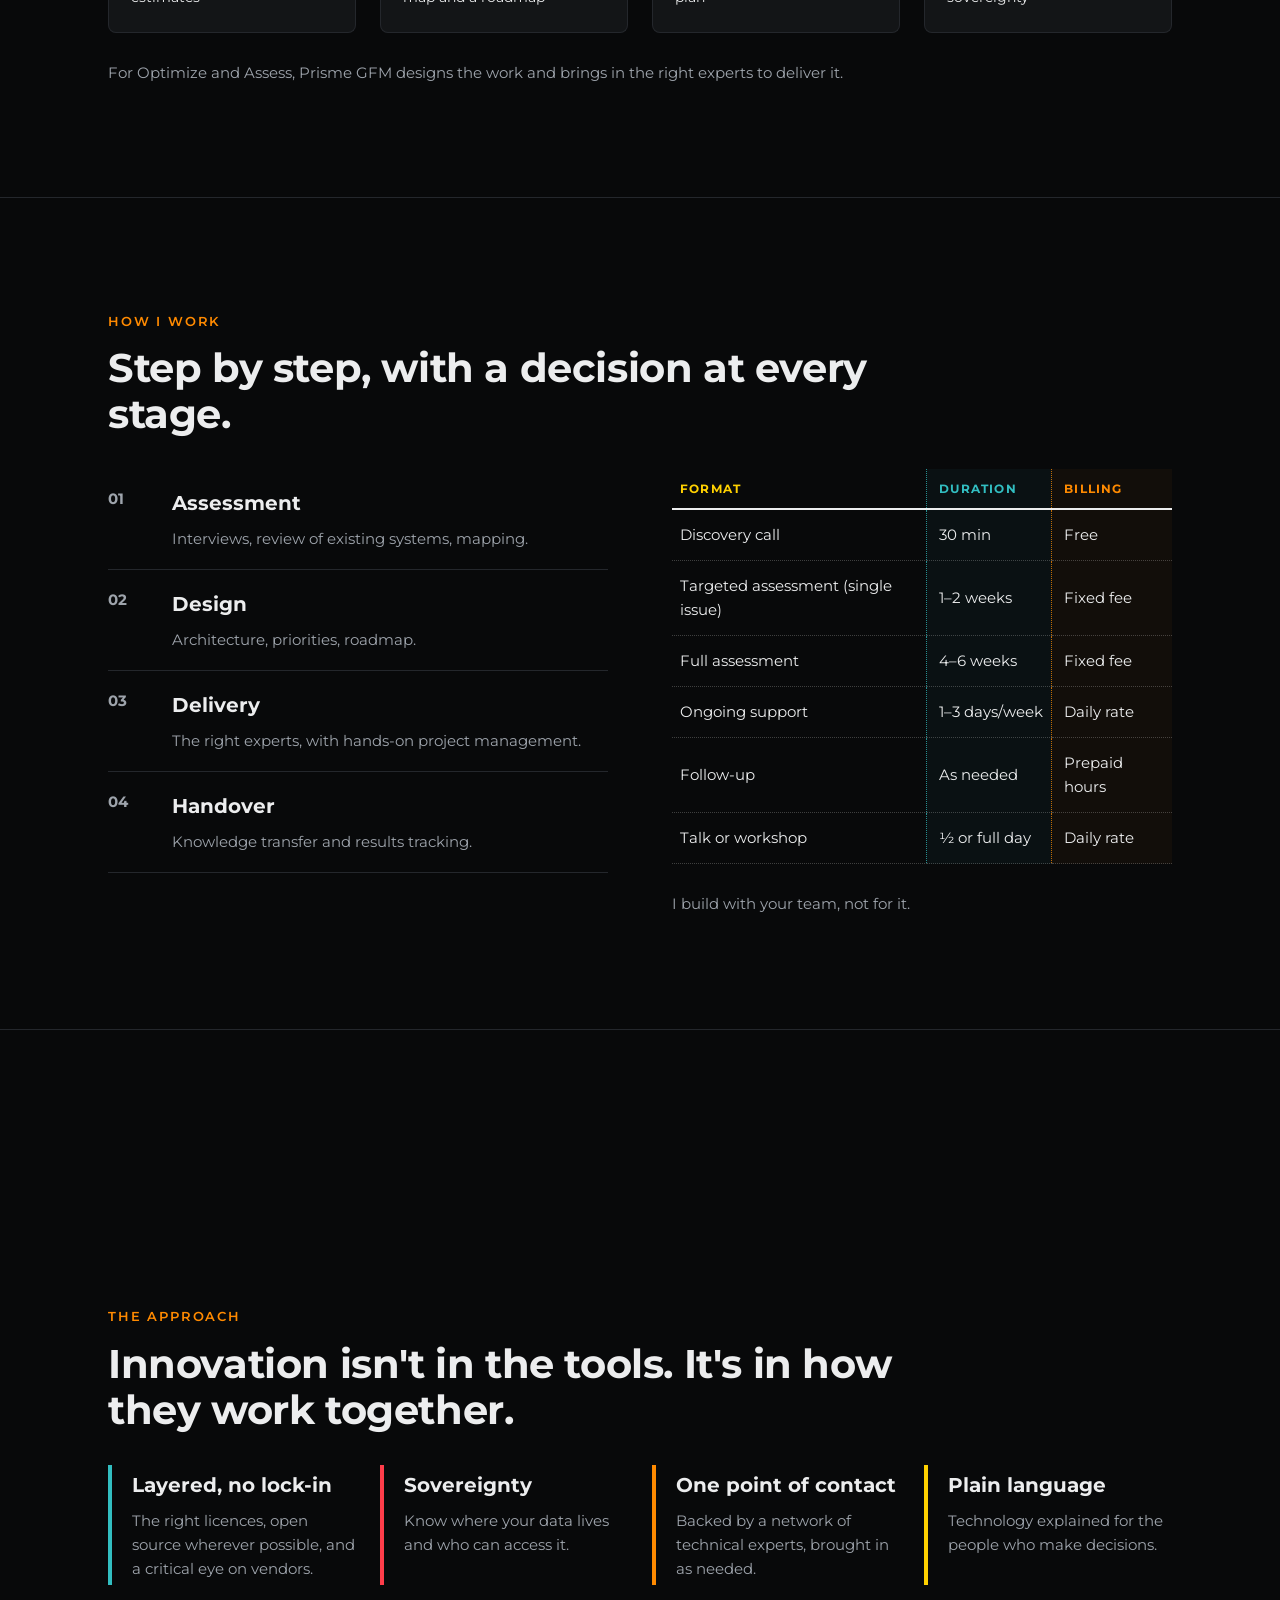
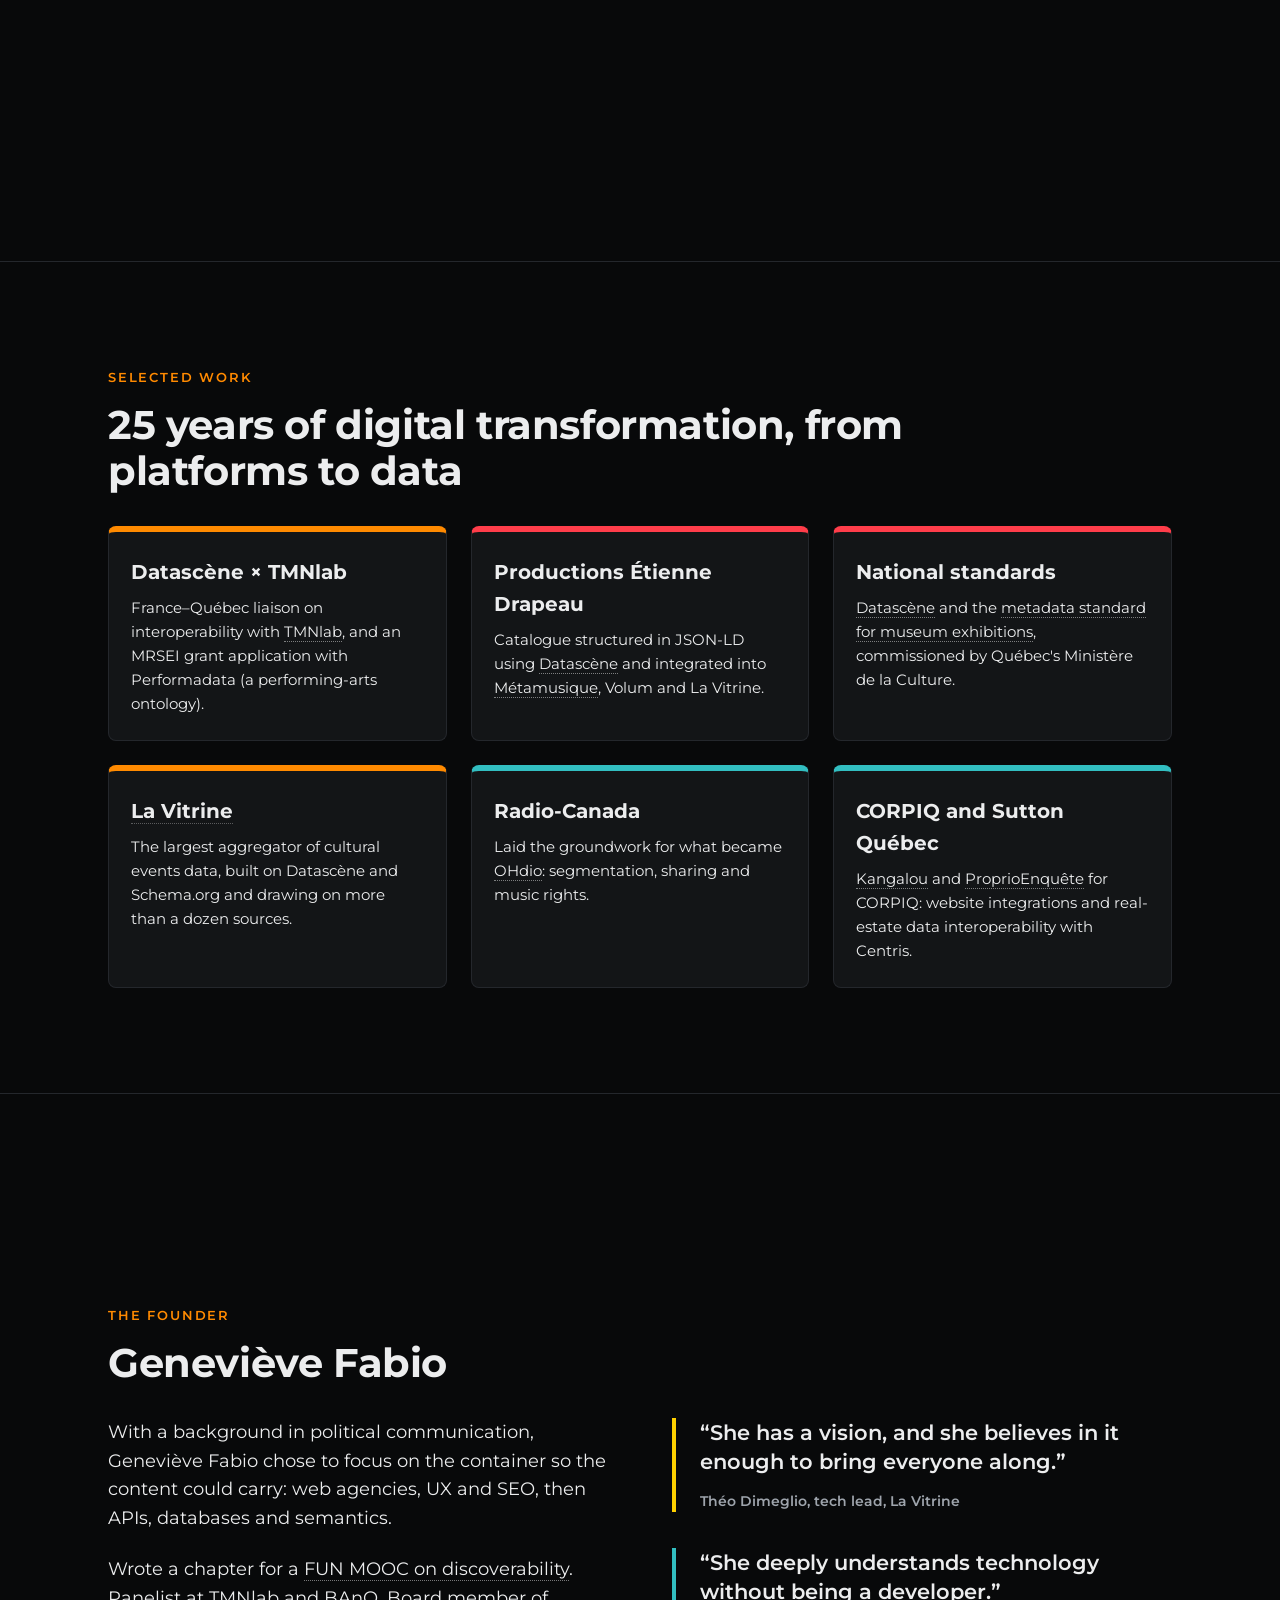
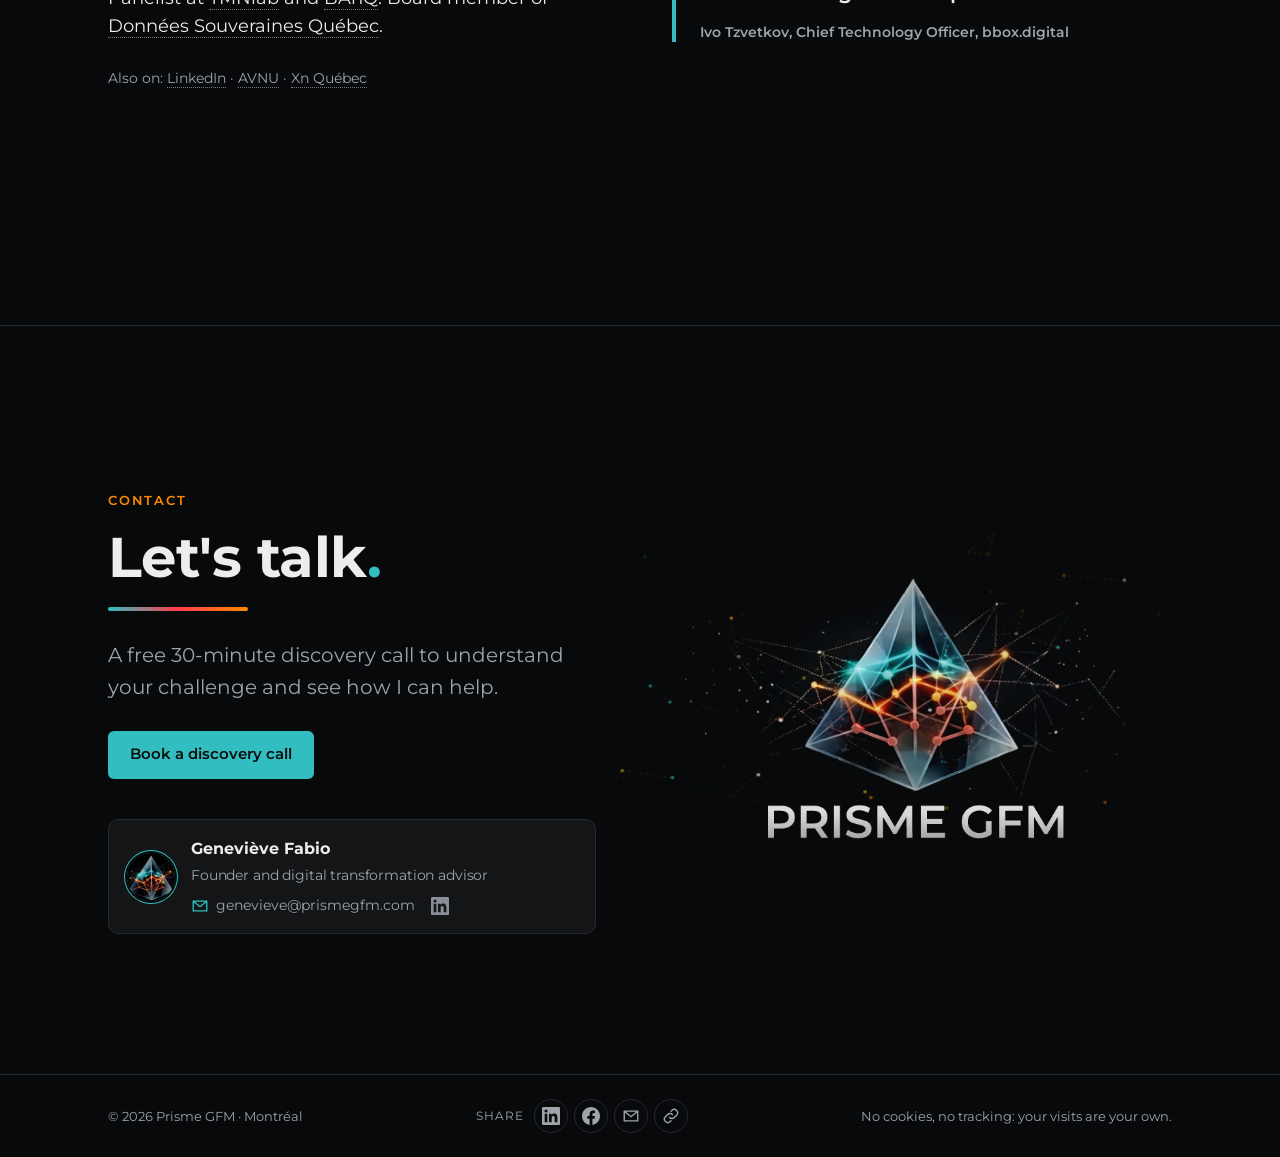
<file: en/index.html>
<!DOCTYPE html>
<html lang="en">
<head>
<meta charset="utf-8">
<meta name="viewport" content="width=device-width, initial-scale=1">
<title>Prisme GFM — Structuring the unreadable</title>
<meta name="description" content="Where complexity becomes clear. Prisme GFM helps organizations navigate digital transformation: platforms, user journeys, processes and data. 25 years of experience, based in Montréal.">
<link rel="canonical" href="https://prismegfm.com/en/">
<link rel="alternate" hreflang="fr" href="https://prismegfm.com/">
<link rel="alternate" hreflang="en" href="https://prismegfm.com/en/">
<link rel="alternate" hreflang="x-default" href="https://prismegfm.com/">
<meta name="author" content="Geneviève Fabio">
<meta name="theme-color" content="#08090A">
<script>try{var q=new URLSearchParams(location.search).get("theme"),t=null;if(q==="clair"||q==="light")t="light";else if(q==="sombre"||q==="dark")t="dark";if(t)localStorage.setItem("theme",t);else t=localStorage.getItem("theme");if(t==="light")document.documentElement.setAttribute("data-theme","light")}catch(e){}</script>
<link rel="icon" type="image/png" sizes="32x32" href="../assets/favicon-32.png">
<link rel="apple-touch-icon" href="../assets/apple-touch-icon.png">

<!-- Open Graph (LinkedIn, Facebook, Slack, Teams, iMessage…) -->
<meta property="og:type" content="website">
<meta property="og:site_name" content="Prisme GFM">
<meta property="og:url" content="https://prismegfm.com/en/">
<meta property="og:title" content="Prisme GFM — Structuring the unreadable">
<meta property="og:description" content="Where complexity becomes clear. Prisme GFM helps organizations navigate digital transformation: platforms, user journeys, processes and data. 25 years of experience, based in Montréal.">
<meta property="og:locale" content="en_CA">
<meta property="og:locale:alternate" content="fr_CA">
<meta property="og:image" content="https://prismegfm.com/assets/og-en.jpg">
<meta property="og:image:width" content="1200">
<meta property="og:image:height" content="630">
<meta property="og:image:alt" content="Prisme GFM logo: a prism crossed by connected data">
<!-- Cartes X / Twitter -->
<meta name="twitter:card" content="summary_large_image">
<meta name="twitter:title" content="Prisme GFM — Structuring the unreadable">
<meta name="twitter:description" content="Where complexity becomes clear. Prisme GFM helps organizations navigate digital transformation: platforms, user journeys, processes and data. 25 years of experience, based in Montréal.">
<meta name="twitter:image" content="https://prismegfm.com/assets/og-en.jpg">

<link rel="preload" href="../assets/fonts/montserrat-latin-700-normal.woff2" as="font" type="font/woff2" crossorigin>
<link rel="stylesheet" href="../assets/style.css?v=20261120j">
<script type="application/ld+json">{"@context": "https://schema.org", "@graph": [{"@type": "ProfessionalService", "@id": "https://prismegfm.com/#org", "name": "Prisme GFM", "url": "https://prismegfm.com/", "slogan": "Structuring the unreadable", "description": "Where complexity becomes clear. Prisme GFM helps organizations navigate digital transformation: platforms, user journeys, processes and data. 25 years of experience, based in Montréal.", "logo": "https://prismegfm.com/assets/logo.jpg", "image": "https://prismegfm.com/assets/og-en.jpg", "email": "genevieve@prismegfm.com", "address": {"@type": "PostalAddress", "addressLocality": "Montréal", "addressRegion": "QC", "addressCountry": "CA"}, "areaServed": [{"@type": "AdministrativeArea", "name": "Québec"}, {"@type": "Country", "name": "Canada"}, {"@type": "Country", "name": "France"}], "knowsAbout": ["Digital transformation", "Data architecture", "Interoperability", "Business intelligence", "Data spaces", "Schema.org", "Ontologies", "Discoverability", "Open source"], "founder": {"@id": "https://prismegfm.com/#genevieve"}, "hasOfferCatalog": {"@type": "OfferCatalog", "name": "Four services", "itemListElement": [{"@type": "Offer", "itemOffered": {"@type": "Service", "name": "Optimize", "description": "Platforms · User experience · Processes"}}, {"@type": "Offer", "itemOffered": {"@type": "Service", "name": "Assess", "description": "Digital ecosystems · AI readiness"}}, {"@type": "Offer", "itemOffered": {"@type": "Service", "name": "Structure", "description": "Ontologies · Data spaces · Data pooling"}}, {"@type": "Offer", "itemOffered": {"@type": "Service", "name": "Share", "description": "Collective intelligence for decision-makers"}}]}}, {"@type": "WebPage", "@id": "https://prismegfm.com/en/#webpage", "url": "https://prismegfm.com/en/", "name": "Prisme GFM — Structuring the unreadable", "description": "Where complexity becomes clear. Prisme GFM helps organizations navigate digital transformation: platforms, user journeys, processes and data. 25 years of experience, based in Montréal.", "inLanguage": "en-CA", "about": {"@id": "https://prismegfm.com/#org"}, "author": {"@id": "https://prismegfm.com/#genevieve"}}, {"@type": "Person", "@id": "https://prismegfm.com/#genevieve", "name": "Geneviève Fabio", "jobTitle": "Founder and digital transformation advisor", "worksFor": {"@id": "https://prismegfm.com/#org"}, "email": "genevieve@prismegfm.com", "memberOf": {"@type": "Organization", "name": "Données Souveraines Québec", "url": "https://www.donneessouveraines.quebec/"}, "sameAs": ["https://www.linkedin.com/in/genevieve-fabio", "https://avnu.ca/personnes/genevieve-fabio", "https://www.xnquebec.co/membres/genevieve-fabio/"]}]}</script>
<script src="../assets/hero.js?v=20261120j" defer></script>
<script src="../assets/site.js?v=20261120j" defer></script>
</head>
<body>
<header><div class="wrap">
<a class="brand" href="#top"><img class="dark-only" src="../assets/mark.png" alt="" width="30" height="30"><img class="light-only" src="../assets/mark-light.png" alt="" width="30" height="30"> PRISME GFM</a>
<button class="theme-toggle" type="button" aria-pressed="true" aria-label="Switch between light and dark mode" title="Switch between light and dark mode"><svg class="sun" viewBox="0 0 24 24" width="19" height="19" aria-hidden="true"><circle cx="12" cy="12" r="4.2" fill="none" stroke="currentColor" stroke-width="1.7"/><path d="M12 2.5v2.2M12 19.3v2.2M2.5 12h2.2M19.3 12h2.2M5.3 5.3l1.6 1.6M17.1 17.1l1.6 1.6M5.3 18.7l1.6-1.6M17.1 6.9l1.6-1.6" stroke="currentColor" stroke-width="1.7" stroke-linecap="round"/></svg><svg class="moon-i" viewBox="0 0 24 24" width="18" height="18" aria-hidden="true"><path class="moon" d="M20.5 14.6A8.5 8.5 0 0 1 9.4 3.5a8.5 8.5 0 1 0 11.1 11.1z" stroke="currentColor" stroke-width="1.7" stroke-linejoin="round"/></svg></button>
<button class="burger" type="button" aria-label="Menu" aria-expanded="false" aria-controls="menu"><span></span><span></span><span></span></button>
<nav id="menu"><a href="#offres">Services</a><a href="#methode">Method</a><a href="#realisations">Work</a><a href="#contact">Contact</a><a class="lang" href="../" hreflang="fr" lang="fr">FR</a><div class="share share-menu" data-url="https://prismegfm.com/en/" data-title="Prisme GFM — Structuring the unreadable"><span class="share-label">Share</span><a class="sh" target="_blank" rel="noopener" href="https://www.linkedin.com/sharing/share-offsite/?url=https%3A%2F%2Fprismegfm.com%2Fen%2F" aria-label="LinkedIn" title="LinkedIn"><svg viewBox="0 0 24 24" width="18" height="18" aria-hidden="true"><path fill="currentColor" d="M20.45 20.45h-3.56v-5.57c0-1.33-.02-3.04-1.85-3.04-1.85 0-2.14 1.45-2.14 2.94v5.67H9.35V9h3.41v1.56h.05c.48-.9 1.64-1.85 3.37-1.85 3.6 0 4.27 2.37 4.27 5.46v6.28zM5.34 7.43a2.06 2.06 0 1 1 0-4.13 2.06 2.06 0 0 1 0 4.13zM7.12 20.45H3.56V9h3.56v11.45zM22.22 0H1.77C.79 0 0 .77 0 1.73v20.54C0 23.23.79 24 1.77 24h20.45c.98 0 1.78-.77 1.78-1.73V1.73C24 .77 23.2 0 22.22 0z"/></svg></a><a class="sh" target="_blank" rel="noopener" href="https://www.facebook.com/sharer/sharer.php?u=https%3A%2F%2Fprismegfm.com%2Fen%2F" aria-label="Facebook" title="Facebook"><svg viewBox="0 0 24 24" width="18" height="18" aria-hidden="true"><path fill="currentColor" d="M24 12.07C24 5.4 18.63 0 12 0S0 5.4 0 12.07C0 18.1 4.39 23.1 10.13 24v-8.44H7.08v-3.49h3.05V9.41c0-3.02 1.79-4.69 4.53-4.69 1.31 0 2.68.23 2.68.23v2.97h-1.51c-1.49 0-1.96.93-1.96 1.89v2.26h3.33l-.53 3.49h-2.8V24C19.61 23.1 24 18.1 24 12.07z"/></svg></a><a class="sh" href="mailto:?subject=Prisme%20GFM%20%E2%80%94%20Structuring%20the%20unreadable&amp;body=https%3A%2F%2Fprismegfm.com%2Fen%2F" aria-label="Share by email" title="Share by email"><svg viewBox="0 0 24 24" width="18" height="18" aria-hidden="true"><path fill="none" stroke="currentColor" stroke-width="1.8" d="M3 5.5h18v13H3z M3.5 6l8.5 7 8.5-7"/></svg></a><button class="sh copy" type="button" aria-label="Copy link" title="Copy link" data-done="Link copied"><svg viewBox="0 0 24 24" width="18" height="18" aria-hidden="true"><path fill="none" stroke="currentColor" stroke-width="1.8" stroke-linecap="round" d="M10 14a4.5 4.5 0 0 0 6.4 0l3-3a4.5 4.5 0 0 0-6.4-6.4l-1 1M14 10a4.5 4.5 0 0 0-6.4 0l-3 3a4.5 4.5 0 0 0 6.4 6.4l1-1"/></svg></button><button class="sh native" type="button" aria-label="Share" title="Share" hidden><svg viewBox="0 0 24 24" width="18" height="18" aria-hidden="true"><path fill="none" stroke="currentColor" stroke-width="1.8" stroke-linecap="round" stroke-linejoin="round" d="M12 3v12M7 8l5-5 5 5M5 13v7h14v-7"/></svg></button></div></nav>
</div></header>

<main id="top">
<section class="hero"><div class="wrap">
<div>
<p class="kicker">25 years of experience · Montréal</p>
<h1>Structuring<br>the unreadable</h1>
<p class="lead">Platforms, processes, data:<br>Prisme GFM helps organizations navigate digital transformation, so their tools serve their mission and their data drives better decisions.</p>
<a class="btn" href="#contact">Let's talk</a>
</div>
<div class="prism-col">
<div class="logo-stage prism-only" data-h="375"><picture class="dark-only"><source srcset="../assets/prism.webp" type="image/webp"><img src="../assets/prism.jpg" alt="Prisme GFM logo" width="750" height="375" fetchpriority="high"></picture><img class="light-only" src="../assets/prism-light.webp" alt="Prisme GFM logo" width="750" height="375" loading="lazy"></div>
</div>
<ul class="words"><li class="b">Digital transformation</li><li class="r">Data architecture</li><li class="o">Interoperability</li><li class="j">Business intelligence</li></ul>
</div></section>

<section id="pourqui"><div class="wrap">
<p class="kicker">Who it's for</p>
<div class="split">
<div><h2>When your tools can't keep up with your mission.</h2><p class="statement">Sharing data won't cost you your business model. It will grow it.</p><p class="who">Cultural networks · Non-profits · Business districts · Public institutions · Industry · Research</p></div>
<ul class="signs"><li>Your platforms no longer serve your members or customers well.</li><li>Your data is scattered across several tools that don't talk to each other.</li><li>You want to use AI but aren't sure where to start.</li><li>You're locked into a single vendor or a proprietary platform.</li><li>You need to explain all this to a board, a government ministry or your members.</li></ul>
</div></div></section>

<section id="benefices"><div class="wrap">
<p class="kicker">What you gain</p>
<h2>Digital transformation that actually delivers.</h2>
<div class="grid g3"><div class="tile j"><h3>Less duplicate data entry</h3><p>Fewer errors and more time for your team.</p></div><div class="tile j"><h3>Fact-based decisions</h3><p>A reliable picture, not gut feeling.</p></div><div class="tile r"><h3>Seamless migrations</h3><p>Switch tools or vendors without losing data.</p></div><div class="tile o"><h3>Get found</h3><p>By the public, by search engines and by AI.</p></div><div class="tile r"><h3>AI-ready data</h3><p>Structured, documented and usable.</p></div><div class="tile o"><h3>Share without losing control</h3><p>And reduce your dependence on any one vendor.</p></div></div>
</div></section>

<section id="offres"><div class="wrap">
<p class="kicker">Four services</p>
<h2>Optimize. Assess. Structure. Share.</h2>
<div class="grid g4"><div class="card b"><p class="pil">Digital transformation</p><h3>Optimize</h3><p class="sub">Platforms · User experience · Processes</p><ul><li>User journeys, member portals, checkout</li><li>Roadmaps and vendor selection</li><li>Project and change management</li></ul><p class="liv"><b>Deliverable:</b> a prioritized audit with effort and budget estimates</p></div><div class="card r"><p class="pil">Data architecture</p><h3>Assess</h3><p class="sub">Digital ecosystems · AI readiness</p><ul><li>Mission and business model</li><li>Data and AI readiness</li><li>Architecture options</li></ul><p class="liv"><b>Deliverable:</b> an ecosystem map and a roadmap</p></div><div class="card o"><p class="pil">Interoperability</p><h3>Structure</h3><p class="sub">Ontologies · Data spaces · Data pooling</p><ul><li>Data pooling across organizations</li><li>Ontologies, discoverability and AI</li><li>Open-source data spaces</li></ul><p class="liv"><b>Deliverable:</b> a data model, a standard and a data-sharing plan</p></div><div class="card j"><p class="pil">Business intelligence</p><h3>Share</h3><p class="sub">Collective intelligence for decision-makers</p><ul><li>Talks for industry and the public</li><li>Custom training</li></ul><p class="liv"><b>Topics:</b> data spaces in plain language, data pooling, discoverability, AI, data sovereignty</p></div></div>
<p class="note">For Optimize and Assess, Prisme GFM designs the work and brings in the right experts to deliver it.</p>
</div></section>

<section id="methode"><div class="wrap">
<p class="kicker">How I work</p>
<h2>Step by step, with a decision at every stage.</h2>
<div class="split">
<div><div class="phase j"><p class="num">01</p><div><h3>Assessment</h3><p>Interviews, review of existing systems, mapping.</p></div></div><div class="phase r"><p class="num">02</p><div><h3>Design</h3><p>Architecture, priorities, roadmap.</p></div></div><div class="phase b"><p class="num">03</p><div><h3>Delivery</h3><p>The right experts, with hands-on project management.</p></div></div><div class="phase o"><p class="num">04</p><div><h3>Handover</h3><p>Knowledge transfer and results tracking.</p></div></div></div>
<div><table><thead><tr><th>Format</th><th>Duration</th><th>Billing</th></tr></thead><tbody><tr><td>Discovery call</td><td>30&nbsp;min</td><td>Free</td></tr><tr><td>Targeted assessment (single issue)</td><td>1–2&nbsp;weeks</td><td>Fixed fee</td></tr><tr><td>Full assessment</td><td>4–6&nbsp;weeks</td><td>Fixed fee</td></tr><tr><td>Ongoing support</td><td>1–3&nbsp;days/week</td><td>Daily rate</td></tr><tr><td>Follow-up</td><td>As&nbsp;needed</td><td>Prepaid hours</td></tr><tr><td>Talk or workshop</td><td>½&nbsp;or&nbsp;full&nbsp;day</td><td>Daily rate</td></tr></tbody></table>
<p class="note">I build with your team, not for it.</p></div>
</div></div></section>

<section id="approche"><div class="wrap">
<p class="kicker">The approach</p>
<h2>Innovation isn't in the tools. It's in how they work together.</h2>
<div class="grid g4"><div class="tile b"><h3>Layered, no lock-in</h3><p>The right licences, open source wherever possible, and a critical eye on vendors.</p></div><div class="tile r"><h3>Sovereignty</h3><p>Know where your data lives and who can access it.</p></div><div class="tile o"><h3>One point of contact</h3><p>Backed by a network of technical experts, brought in as needed.</p></div><div class="tile j"><h3>Plain language</h3><p>Technology explained for the people who make decisions.</p></div></div>
</div></section>

<section id="realisations"><div class="wrap">
<p class="kicker">Selected work</p>
<h2>25 years of digital transformation, from platforms to data</h2>
<div class="grid g3"><div class="card o"><h3>Datascène × TMNlab</h3><p style="font-size:15px">France–Québec liaison on interoperability with <a class='ext' href='https://www.tmnlab.com/2025/11/06/restitution-rencontre-tmnlab-x-snum-donnee-spectacle-vivant/' target='_blank' rel='noopener'>TMNlab</a>, and an MRSEI grant application with Performadata (a performing-arts ontology).</p></div><div class="card r"><h3>Productions Étienne Drapeau</h3><p style="font-size:15px">Catalogue structured in JSON-LD using <a class='ext' href='https://www.datascene.ca/a-propos' target='_blank' rel='noopener'>Datascène</a> and integrated into <a class='ext' href='https://metamusique.ca' target='_blank' rel='noopener'>Métamusique</a>, Volum and La Vitrine.</p></div><div class="card r"><h3>National standards</h3><p style="font-size:15px"><a class='ext' href='https://www.datascene.ca/a-propos' target='_blank' rel='noopener'>Datascène</a> and the <a class='ext' href='https://www.musees.qc.ca/ressources/publications/53642-norme-de-metadonnees-pour-les-expositions-en-contexte-museal-2025/' target='_blank' rel='noopener'>metadata standard for museum exhibitions</a>, commissioned by Québec's Ministère de la Culture.</p></div><div class="card o"><h3><a class='ext' href='https://www.lavitrine.com/fr/espace-pro' target='_blank' rel='noopener'>La Vitrine</a></h3><p style="font-size:15px">The largest aggregator of cultural events data, built on Datascène and Schema.org and drawing on more than a dozen sources.</p></div><div class="card b"><h3>Radio-Canada</h3><p style="font-size:15px">Laid the groundwork for what became <a class='ext' href='https://ici.radio-canada.ca/ohdio' target='_blank' rel='noopener'>OHdio</a>: segmentation, sharing and music rights.</p></div><div class="card b"><h3>CORPIQ and Sutton Québec</h3><p style="font-size:15px"><a class='ext' href='https://www.kangalou.com/fr/' target='_blank' rel='noopener'>Kangalou</a> and <a class='ext' href='https://proprioenquete.com/fr/accueil/' target='_blank' rel='noopener'>ProprioEnquête</a> for CORPIQ: website integrations and real-estate data interoperability with Centris.</p></div></div>
</div></section>

<section id="fondatrice"><div class="wrap">
<p class="kicker">The founder</p>
<h2>Geneviève Fabio</h2>
<div class="split">
<div><p class="bio">With a background in political communication, Geneviève Fabio chose to focus on the container so the content could carry: web agencies, UX and SEO, then APIs, databases and semantics.</p><p class="bio">Wrote a chapter for a <a class='ext' href='https://www.fun-mooc.fr/fr/cours/rendre-visibles-vos-contenus-culturels-les-cles-de-la-decouvrabilite/' target='_blank' rel='noopener'>FUN MOOC on discoverability</a>. Panelist at <a class='ext' href='https://www.tmnlab.com/2025/11/06/restitution-rencontre-tmnlab-x-snum-donnee-spectacle-vivant/' target='_blank' rel='noopener'>TMNlab</a> and <a class='ext' href='https://www.banq.qc.ca/evenements/decouvrabilite-innovation-2025/' target='_blank' rel='noopener'>BAnQ</a>. Board member of <a class='ext' href='https://www.donneessouveraines.quebec/publications/Communiqu%C3%A9%2022-09-2026' target='_blank' rel='noopener'>Données Souveraines Québec</a>.</p><p class="bio"><span class='profiles'>Also on: <a class='ext' href='https://www.linkedin.com/in/genevieve-fabio' target='_blank' rel='noopener'>LinkedIn</a> · <a class='ext' href='https://avnu.ca/personnes/genevieve-fabio' target='_blank' rel='noopener'>AVNU</a> · <a class='ext' href='https://www.xnquebec.co/membres/genevieve-fabio/' target='_blank' rel='noopener'>Xn Québec</a></span></p></div>
<div class="quotes"><blockquote>“She has a vision, and she believes in it enough to bring everyone along.”<cite>Théo Dimeglio, tech lead, La Vitrine</cite></blockquote>
<blockquote class="q2">“She deeply understands technology without being a developer.”<cite>Ivo Tzvetkov, Chief Technology Officer, bbox.digital</cite></blockquote></div>
</div></div></section>

<section id="contact" class="contact"><div class="wrap split">
<div>
<p class="kicker">Contact</p>
<h2 class="talk">Let's talk<span class="dot">.</span></h2>
<div class="spectrum" aria-hidden="true"></div>
<p class="lead">A free 30-minute discovery call to understand your challenge and see how I can help.</p>
<a class="btn" href="https://calendar.app.google/EaZ8aq1sveLhj51Y9" target="_blank" rel="noopener">Book a discovery call</a>
<div class="spacer" aria-hidden="true"></div>
<div class="me">
<img class="me-mark dark-only" src="../assets/mark.png" alt="" width="48" height="48"><img class="me-mark light-only" src="../assets/mark-light.png" alt="" width="48" height="48">
<div>
<p class="me-name">Geneviève Fabio</p>
<p class="role"><span>Founder and</span> <span>digital transformation advisor</span></p>
<p class="reach"><a class="mail" href="mailto:genevieve@prismegfm.com"><svg viewBox="0 0 24 24" width="18" height="18" aria-hidden="true"><path fill="none" stroke="currentColor" stroke-width="1.8" d="M3 5.5h18v13H3z M3.5 6l8.5 7 8.5-7"/></svg><span>genevieve@prismegfm.com</span></a>
<a class="li" href="https://www.linkedin.com/in/genevieve-fabio" aria-label="Geneviève Fabio on LinkedIn" title="LinkedIn"><svg viewBox="0 0 24 24" width="18" height="18" aria-hidden="true"><path fill="currentColor" d="M20.45 20.45h-3.56v-5.57c0-1.33-.02-3.04-1.85-3.04-1.85 0-2.14 1.45-2.14 2.94v5.67H9.35V9h3.41v1.56h.05c.48-.9 1.64-1.85 3.37-1.85 3.6 0 4.27 2.37 4.27 5.46v6.28zM5.34 7.43a2.06 2.06 0 1 1 0-4.13 2.06 2.06 0 0 1 0 4.13zM7.12 20.45H3.56V9h3.56v11.45zM22.22 0H1.77C.79 0 0 .77 0 1.73v20.54C0 23.23.79 24 1.77 24h20.45c.98 0 1.78-.77 1.78-1.73V1.73C24 .77 23.2 0 22.22 0z"/></svg></a></p>
</div>
</div></div>
<div class="logo-stage"><img class="dark-only" src="../assets/logo.webp" alt="" width="750" height="498" loading="lazy"><img class="light-only" src="../assets/logo-light.webp" alt="" width="750" height="498" loading="lazy"></div>
</div>
<footer><div class="wrap"><span>© 2026 Prisme GFM · Montréal</span><div class="share" data-url="https://prismegfm.com/en/" data-title="Prisme GFM — Structuring the unreadable"><span class="share-label">Share</span><a class="sh" target="_blank" rel="noopener" href="https://www.linkedin.com/sharing/share-offsite/?url=https%3A%2F%2Fprismegfm.com%2Fen%2F" aria-label="LinkedIn" title="LinkedIn"><svg viewBox="0 0 24 24" width="18" height="18" aria-hidden="true"><path fill="currentColor" d="M20.45 20.45h-3.56v-5.57c0-1.33-.02-3.04-1.85-3.04-1.85 0-2.14 1.45-2.14 2.94v5.67H9.35V9h3.41v1.56h.05c.48-.9 1.64-1.85 3.37-1.85 3.6 0 4.27 2.37 4.27 5.46v6.28zM5.34 7.43a2.06 2.06 0 1 1 0-4.13 2.06 2.06 0 0 1 0 4.13zM7.12 20.45H3.56V9h3.56v11.45zM22.22 0H1.77C.79 0 0 .77 0 1.73v20.54C0 23.23.79 24 1.77 24h20.45c.98 0 1.78-.77 1.78-1.73V1.73C24 .77 23.2 0 22.22 0z"/></svg></a><a class="sh" target="_blank" rel="noopener" href="https://www.facebook.com/sharer/sharer.php?u=https%3A%2F%2Fprismegfm.com%2Fen%2F" aria-label="Facebook" title="Facebook"><svg viewBox="0 0 24 24" width="18" height="18" aria-hidden="true"><path fill="currentColor" d="M24 12.07C24 5.4 18.63 0 12 0S0 5.4 0 12.07C0 18.1 4.39 23.1 10.13 24v-8.44H7.08v-3.49h3.05V9.41c0-3.02 1.79-4.69 4.53-4.69 1.31 0 2.68.23 2.68.23v2.97h-1.51c-1.49 0-1.96.93-1.96 1.89v2.26h3.33l-.53 3.49h-2.8V24C19.61 23.1 24 18.1 24 12.07z"/></svg></a><a class="sh" href="mailto:?subject=Prisme%20GFM%20%E2%80%94%20Structuring%20the%20unreadable&amp;body=https%3A%2F%2Fprismegfm.com%2Fen%2F" aria-label="Share by email" title="Share by email"><svg viewBox="0 0 24 24" width="18" height="18" aria-hidden="true"><path fill="none" stroke="currentColor" stroke-width="1.8" d="M3 5.5h18v13H3z M3.5 6l8.5 7 8.5-7"/></svg></a><button class="sh copy" type="button" aria-label="Copy link" title="Copy link" data-done="Link copied"><svg viewBox="0 0 24 24" width="18" height="18" aria-hidden="true"><path fill="none" stroke="currentColor" stroke-width="1.8" stroke-linecap="round" d="M10 14a4.5 4.5 0 0 0 6.4 0l3-3a4.5 4.5 0 0 0-6.4-6.4l-1 1M14 10a4.5 4.5 0 0 0-6.4 0l-3 3a4.5 4.5 0 0 0 6.4 6.4l1-1"/></svg></button><button class="sh native" type="button" aria-label="Share" title="Share" hidden><svg viewBox="0 0 24 24" width="18" height="18" aria-hidden="true"><path fill="none" stroke="currentColor" stroke-width="1.8" stroke-linecap="round" stroke-linejoin="round" d="M12 3v12M7 8l5-5 5 5M5 13v7h14v-7"/></svg></button></div><span>No cookies, no tracking:<br class="m"> your visits are your own.</span></div></footer>
</section>
</main>

</body>
</html>
</file>
<file: assets/style.css>
@font-face{font-family:"Montserrat";src:url("fonts/montserrat-latin-400-normal.woff2") format("woff2");font-weight:400;font-display:swap}
@font-face{font-family:"Montserrat";src:url("fonts/montserrat-latin-600-normal.woff2") format("woff2");font-weight:600;font-display:swap}
@font-face{font-family:"Montserrat";src:url("fonts/montserrat-latin-700-normal.woff2") format("woff2");font-weight:700;font-display:swap}

:root{
  --bleu:#32BEC1; --rouge:#FF3D4A; --orange:#FF8A00; --jaune:#FFD100;
  --encre:#ECEDEE; --gris:#9EA4AC; --ligne:#24272C; --fond:#08090A; --carte:#131517; --entete:rgba(11,12,12,.9);
}
*{box-sizing:border-box;margin:0;padding:0}
html{color-scheme:dark;scroll-padding-top:68px}

body{font-family:"Montserrat",Verdana,sans-serif;color:var(--encre);background:var(--fond);line-height:1.6;font-size:17px}
a{color:inherit}
.wrap{max-width:1120px;margin:0 auto;padding:0 28px}
section{min-height:calc(100vh - 68px);min-height:calc(100svh - 68px);display:flex;align-items:center;padding:56px 0;border-top:1px solid var(--ligne)}
section>.wrap{width:100%}
.kicker{font-size:13px;font-weight:600;letter-spacing:.14em;text-transform:uppercase;color:var(--orange);margin-bottom:14px}
h1{font-size:clamp(40px,6vw,72px);line-height:1.05;font-weight:700;letter-spacing:-.02em}
h2{font-size:clamp(28px,3.4vw,40px);line-height:1.15;font-weight:700;letter-spacing:-.01em;margin-bottom:32px;max-width:860px}
h3{font-size:20px;font-weight:700;margin-bottom:8px}
p.lead{font-size:20px;color:var(--gris);max-width:640px}

/* En-tête */
header{position:sticky;top:0;z-index:10;background:var(--entete);backdrop-filter:blur(6px);border-bottom:1px solid var(--ligne)}
header .wrap{display:flex;align-items:center;justify-content:space-between;height:68px}
.brand{font-weight:700;font-size:18px;letter-spacing:.06em;text-decoration:none;display:flex;align-items:center;gap:10px}
.brand img{width:30px;height:30px;border-radius:4px}
.prism{display:inline-flex;gap:3px}
.prism i{display:block;width:6px;height:22px;border-radius:2px}
nav{display:flex;gap:26px;align-items:center;font-size:14px;font-weight:600}
nav a{text-decoration:none;color:var(--gris)}
nav a:hover{color:var(--encre)}
.lang{border:1.5px solid var(--encre);color:var(--encre);padding:4px 10px;border-radius:4px;font-size:14px;font-weight:600;text-decoration:none}



/* Couleurs par pilier */
.b{--c:var(--bleu)} .r{--c:var(--rouge)} .o{--c:var(--orange)} .j{--c:var(--jaune)}
.i1{background:var(--bleu)} .i2{background:var(--rouge)} .i3{background:var(--orange)} .i4{background:var(--jaune)}

/* Accueil */
.hero{border-top:0;padding:32px 0 40px;overflow:hidden}
.hero .wrap{display:grid;grid-template-columns:.9fr 1.1fr;gap:48px;align-items:center}
.hero h1{font-size:clamp(40px,5vw,62px)}
.hero .logo-stage{width:118%;margin-top:-6%}
@media(max-width:900px){.hero .logo-stage{width:100%;margin-left:auto}}
.prism-col{display:flex;flex-direction:column;align-items:center;min-width:0}
.hero .wrap>div{min-width:0}
.words{list-style:none;display:grid;grid-template-columns:repeat(2,auto);justify-content:center;gap:14px 44px;margin-top:-5%;position:relative;z-index:1}
.words li{display:flex;align-items:center;gap:8px;white-space:nowrap}
@media(max-width:900px){.hero .prism-col{order:-1}.words{gap:10px 20px}.words li{font-size:13px}}
.words li{font-weight:600;font-size:18px;letter-spacing:.06em;color:var(--c)}
@media(max-width:900px){.hero .wrap,.contact .split{grid-template-columns:1fr}.logo-stage{order:-1;max-width:520px;margin:0 auto}}
.logo-stage{position:relative;width:100%;aspect-ratio:750/498}
.logo-stage picture,.logo-stage img{display:block;width:100%;height:100%}
.logo-stage img{mix-blend-mode:screen}
.constellation{position:absolute;inset:-6% -10%;width:120%;height:112%;pointer-events:none;mix-blend-mode:screen;opacity:.8}
.logo-fx{position:absolute;inset:0;width:100%;height:100%;pointer-events:none;mix-blend-mode:screen}
.spark{opacity:0;animation:twinkle 4s ease-in-out infinite}
.signal{fill:none;stroke-width:2.4;stroke-linecap:round;stroke-dasharray:6 94;stroke-dashoffset:100;opacity:.95;filter:drop-shadow(0 0 4px currentColor);animation:flow 6.5s linear infinite}
@keyframes twinkle{0%,100%{opacity:0;transform:scale(.6)}45%{opacity:1;transform:scale(1.15)}60%{opacity:.85;transform:scale(1)}}
@keyframes flow{0%{stroke-dashoffset:100;opacity:0}8%{opacity:.95}85%{opacity:.95}100%{stroke-dashoffset:0;opacity:0}}
@keyframes breathe{0%,100%{filter:brightness(1)}50%{filter:brightness(1.12) saturate(1.1)}}
.paused *,.still *{animation-play-state:paused}
.still .spark{opacity:.7}
@media(prefers-reduced-motion:reduce){.logo-stage img{animation:none}.signal{display:none}}
.hero h1{margin-bottom:28px}
.hero .lead{margin-bottom:32px;font-size:17px;max-width:470px}
.axes{grid-column:1/-1;display:grid;grid-template-columns:repeat(4,1fr);gap:24px;margin-top:40px}
.axe{border-top:3px solid var(--c);padding-top:16px;font-weight:600;font-size:17px;line-height:1.3;text-align:center}
.axe .n{display:block;font-size:12px;letter-spacing:.14em;color:var(--c);margin-bottom:6px}
@media(max-width:700px){.axes{grid-template-columns:repeat(2,1fr);gap:28px 20px}}
.tags{display:flex;flex-wrap:wrap;gap:10px;margin:36px 0 44px}
.tag{font-size:14px;font-weight:600;padding:7px 14px;border-radius:999px;border:2px solid var(--c)}
.btn{display:inline-block;background:var(--bleu);color:#0B0C0C;text-decoration:none;font-weight:600;padding:14px 26px;border-radius:6px}
.btn:hover{background:#5fd3d5}

/* Pour qui */
.split{display:grid;grid-template-columns:1fr 1fr;gap:64px}
@media(max-width:820px){.split{grid-template-columns:1fr;gap:36px}}
.signs{list-style:none}
.signs li{padding:16px 0 16px 28px;border-bottom:1px solid var(--ligne);position:relative}
.signs li:before{content:"";position:absolute;left:0;top:26px;width:12px;height:3px;background:var(--orange)}
.statement{font-size:22px;font-weight:600;border-left:4px solid var(--bleu);padding-left:20px;margin-top:28px}
.who{margin-top:28px;font-size:14px;color:var(--gris)}

/* Grilles */
.grid{display:grid;gap:24px}
.g4{grid-template-columns:repeat(4,1fr)} .g3{grid-template-columns:repeat(3,1fr)} .g2{grid-template-columns:repeat(2,1fr)}
@media(max-width:980px){.g4{grid-template-columns:repeat(2,1fr)} .g3{grid-template-columns:repeat(2,1fr)}}
@media(max-width:620px){.g4,.g3,.g2{grid-template-columns:1fr}}
.card{background:var(--carte);border:1px solid var(--ligne);border-top:6px solid var(--c);border-radius:8px;padding:24px 22px;display:flex;flex-direction:column}
.card .sub{font-size:13px;font-weight:600;color:var(--gris);margin-bottom:16px}
.card ul{padding-left:18px;margin-bottom:18px}
.card li{margin-bottom:6px;font-size:15px}
.card .liv{margin-top:auto;font-size:14px;padding-top:14px;border-top:1px solid var(--ligne)}
.note{margin-top:28px;font-size:15px;color:var(--gris)}
.tile{border-left:4px solid var(--c);padding:4px 0 4px 20px}
.tile p{color:var(--gris);font-size:15px}

/* Méthode */
.phase{display:flex;gap:20px;padding:18px 0;border-bottom:1px solid var(--ligne)}
.num{font-size:28px;font-weight:700;color:var(--c);min-width:44px}
.phase p{color:var(--gris);font-size:15px}
table{width:100%;border-collapse:collapse;font-size:15px}
th{text-align:left;font-size:12px;letter-spacing:.1em;text-transform:uppercase;color:var(--gris);padding:10px 8px;border-bottom:2px solid var(--encre)}
td{padding:13px 8px;border-bottom:1px solid var(--ligne)}

/* Fondatrice */
.bio{font-size:18px;margin-bottom:22px}
blockquote{font-size:24px;font-weight:600;line-height:1.4;border-left:4px solid var(--jaune);padding-left:24px}
cite{display:block;font-style:normal;font-size:14px;color:var(--gris);margin-top:16px}

/* Contact */
.contact .split{align-items:center;grid-template-columns:1fr 1.05fr}
.contact .lead{margin-bottom:32px}
.contact .lines{margin-top:40px}
.contact .role{color:var(--gris);font-size:15px}
.reach{display:flex;align-items:center;gap:18px;margin-top:10px}
.contact a.li{border:0;color:var(--encre);display:inline-flex;opacity:.85}
.contact a.li:hover{color:var(--bleu);opacity:1}
.pil{font-size:11px;font-weight:700;letter-spacing:.12em;text-transform:uppercase;color:var(--c);margin-bottom:10px}
.contact .lines p{font-size:17px;margin-bottom:6px}
.contact .logo-stage{order:0}


.contact a{text-decoration:none;border-bottom:2px solid var(--bleu)}
footer{color:var(--gris);font-size:13px;padding:24px 0;border-top:1px solid var(--ligne)}
footer .wrap{display:flex;justify-content:space-between;flex-wrap:wrap;gap:12px}
@media(max-width:900px){.words{grid-template-columns:repeat(2,minmax(0,1fr));gap:10px 16px;width:100%}.words li{font-size:13px;white-space:normal;letter-spacing:.03em}}

@media(max-width:900px){.hero .logo-stage{width:100%;margin-top:0}}
@media(max-width:900px){.words{margin-top:14px;text-align:center}.words li{justify-content:center}}

/* Accueil : logo seul à droite, 4 axes sur toute la largeur (2 sous chaque colonne) */
.hero .logo-stage{width:116%;margin-top:0}
.hero .words{grid-column:1/-1;display:grid;grid-template-columns:repeat(4,1fr);gap:0 24px;margin-top:8px;width:100%}
.hero .words li{justify-content:center;text-align:center;font-size:18px}
@media(max-width:900px){.hero .logo-stage{width:100%}.hero .words{grid-template-columns:repeat(2,1fr);gap:12px 16px;order:0}.hero .words li{font-size:14px}}
@media(min-width:901px){.hero .words{display:flex;justify-content:space-between}}

.logo-stage.prism-only{aspect-ratio:750/375}
@media(min-width:901px){.hero .logo-stage.prism-only{width:128%;margin-left:-10%}}

/* Menu burger (mobile) */
.burger{display:none;background:none;border:0;padding:10px;margin-right:-10px;cursor:pointer;color:var(--encre)}
.burger span{display:block;width:24px;height:2px;background:currentColor;margin:5px 0;transition:transform .25s,opacity .25s}
.lang-m{display:none}
@media(max-width:820px){
 .burger{display:block}
 .brand{font-size:16px}
 nav{position:fixed;top:68px;left:0;right:0;bottom:0;background:var(--fond);flex-direction:column;align-items:center;justify-content:center;gap:34px;font-size:22px;opacity:0;visibility:hidden;transition:opacity .25s,visibility .25s}
 nav a:not(.lang){display:block;color:var(--encre)}
 nav .lang{font-size:16px;padding:8px 18px}
 body.menu-open nav{opacity:1;visibility:visible}
 body.menu-open{overflow:hidden}
 body.menu-open .burger span:nth-child(1){transform:translateY(7px) rotate(45deg)}
 body.menu-open .burger span:nth-child(2){opacity:0}
 body.menu-open .burger span:nth-child(3){transform:translateY(-7px) rotate(-45deg)}
 /* Accueil mobile : centré, prisme plus grand, axes aérés */
 .hero .wrap>div{text-align:center}
 .hero .lead{margin-left:auto;margin-right:auto}
 .hero .logo-stage.prism-only{width:118%;max-width:none;margin:0 -9%}
 .hero .words{gap:22px 16px;margin-top:20px}
}
@media(max-width:820px){header{backdrop-filter:none;-webkit-backdrop-filter:none;background:var(--fond)}}

/* Dernier pli : contact + pied de page visibles ensemble */
.contact{flex-direction:column;justify-content:center;padding-bottom:0}
.contact>.wrap.split{flex:1;display:grid;align-content:center}
.contact footer{width:100%;margin-top:32px}
@media(max-width:900px){
 .contact .logo-stage{order:2;width:100%;max-width:none;margin:8px 0 0}
 .contact>.wrap.split{gap:8px}
 .contact .lines{margin-top:28px}
}
/* Accueil mobile : tout le premier écran visible */
@media(max-width:900px){
 .hero{padding:12px 0 32px}
 .hero .logo-stage.prism-only{width:100%;margin:0}
 .hero .wrap{gap:12px}
 .hero h1{margin-bottom:18px}
 .hero .lead{margin-bottom:24px;font-size:16px}
 .hero .words{display:flex;flex-direction:column;align-items:center;gap:10px;margin-top:28px}
 .hero .words li{font-size:16px}
}
@media(max-width:900px){
 .contact>.wrap.split{grid-template-columns:1fr}
 .contact .lead{font-size:16px;margin-bottom:24px}
 .contact h2{margin-bottom:16px}
 .contact .logo-stage{display:none}
 .contact footer .wrap{flex-direction:column;gap:4px}
}


/* Aucun débordement horizontal (le site ne doit jamais bouger de côté) */
html,body{overflow-x:hidden}
@supports(overflow:clip){html,body{overflow-x:clip}}
section{overflow-x:clip}
/* Bouton de langue : une couleur par côté, comme le prisme */
.lang{border-width:2px;border-style:solid;border-color:var(--bleu) var(--rouge) var(--jaune) var(--orange);border-radius:3px}
.lang:hover{background:rgba(255,255,255,.06)}

/* Témoignages */
.quotes{display:flex;flex-direction:column;gap:36px}
.quotes blockquote{font-size:21px}
.quotes blockquote.q2{border-left-color:var(--bleu)}
/* Contact : bouton plus discret, plus d'air, titre sur une ligne */
.contact .btn{padding:11px 22px;font-size:15px}
.contact .lead{margin-bottom:28px}
.contact .lines{margin-top:44px}
.contact .role{white-space:nowrap;font-size:min(15px,3.25vw);letter-spacing:-.01em}
@media(max-width:900px){.contact .lines{margin-top:36px}.contact .btn{padding:10px 20px;font-size:14px}}

/* Contact, version jazzée */
.talk{font-size:clamp(36px,5vw,56px);margin-bottom:18px}
.talk .dot{color:var(--bleu)}
.spectrum{width:140px;height:4px;border-radius:2px;margin-bottom:28px;
 background:linear-gradient(90deg,var(--bleu),var(--rouge),var(--orange),var(--jaune),var(--bleu));background-size:200% 100%;animation:spectre 6s linear infinite}
@keyframes spectre{to{background-position:-200% 0}}
.me{display:flex;align-items:center;gap:16px;margin-top:40px;padding:16px 18px;background:var(--carte);border:1px solid var(--ligne);border-radius:10px;max-width:520px}
.me-mark{width:48px;height:48px;border-radius:50%;flex:none;box-shadow:0 0 0 2px var(--fond),0 0 0 3px var(--bleu)}
.me>div{min-width:0}
.me-name{font-weight:700;font-size:16px;margin:0}
.contact .me .role{display:block;white-space:nowrap;font-size:min(14px,3.05vw);color:var(--gris);margin:2px 0 8px}
.contact .reach{display:flex;align-items:center;gap:16px;margin:0}
.contact .reach a{border:0;display:inline-flex;align-items:center;gap:7px;color:var(--gris);font-size:14px;text-decoration:none}
.contact .reach a:hover{color:var(--bleu)}
.contact .reach a.mail svg{color:var(--bleu)}
.contact .lines{display:none}
footer .wrap span:last-child{text-align:right}
@media(max-width:900px){.me{margin-top:32px;padding:14px}.talk{margin-bottom:14px}.spectrum{margin-bottom:22px}footer .wrap span:last-child{text-align:left}}
@media(prefers-reduced-motion:reduce){.spectrum{animation:none}}

.contact .split>div{min-width:0}
@media(max-width:900px){
 .contact .me .role{white-space:normal;font-size:13px;line-height:1.4}
 .contact .me .role span{display:block}
 .me{max-width:none}
}
@media(max-width:900px){.contact{padding-top:36px}.me{margin-top:28px}}
/* Mobile : contact équilibré, pied de page centré, tableau lisible */
@media(max-width:900px){
 .contact>.wrap.split{display:flex;flex-direction:column}
 .contact>.wrap.split>div:first-child{flex:1;display:flex;flex-direction:column}
 .contact .btn{display:block;text-align:center;width:100%;padding:13px 20px}
 .contact .me{margin-top:auto}
 .contact .btn{margin-bottom:28px}
 .contact footer .wrap{align-items:center;text-align:center}
 .contact footer .wrap span:last-child{text-align:center}
 table th:nth-child(2),table td:nth-child(2){white-space:nowrap;padding-right:14px}
 table td,table th{font-size:14px;padding-left:4px;padding-right:8px}
 table th:first-child,table td:first-child{padding-left:0}
}

.spacer{display:none}
@media(max-width:900px){
 .contact>.wrap.split>div:first-child{justify-content:center}
 .contact .me{margin-top:0}
 .contact .btn{margin-bottom:0}
 .spacer{display:block;flex:1;min-height:28px;max-height:96px}
 table th{font-size:11px;letter-spacing:.06em}
}

br.m{display:none}
@media(max-width:900px){br.m{display:inline}}
/* Tableau mobile : colonnes aérées, séparateurs pointillés fins comme les lignes du prisme */
@media(max-width:900px){
 #methode table{table-layout:fixed}
 #methode th:nth-child(1){width:37%} #methode th:nth-child(2){width:30%} #methode th:nth-child(3){width:33%}
 #methode td,#methode th{padding-top:14px;padding-bottom:14px;line-height:1.35;vertical-align:middle}
 #methode td:nth-child(2),#methode th:nth-child(2){padding-left:12px;border-left:.5px dotted rgba(50,190,193,.75)}
 #methode td:nth-child(3),#methode th:nth-child(3){padding-left:12px;border-left:.5px dotted rgba(255,138,0,.75)}
 #methode td{border-bottom:.5px dotted rgba(255,255,255,.22)}
 #methode td:nth-child(2){white-space:normal}
}
@media(max-width:900px){
 #methode table td,#methode table th{font-size:13.5px}
 #methode th{font-size:10.5px}
 #methode th:nth-child(1){width:39%} #methode th:nth-child(2){width:31%} #methode th:nth-child(3){width:30%}
 #methode td:nth-child(2){white-space:nowrap}
 #methode td:nth-child(1){padding-right:10px}
}
@media(max-width:900px){#methode th{letter-spacing:.02em;font-size:10.5px}#methode td:nth-child(2){padding-right:6px}}
@media(max-width:900px){#methode th:nth-child(3){letter-spacing:0;font-size:10px}#methode th:nth-child(3),#methode td:nth-child(3){padding-right:0}}
@media(max-width:390px){#methode td:nth-child(1){hyphens:auto;-webkit-hyphens:auto;overflow-wrap:anywhere}}
/* Tableau jazzé : bandes verticales très subtiles, titres de colonnes dans la couleur de leur pointillé */
#methode td:nth-child(2),#methode th:nth-child(2){padding-left:12px;border-left:.5px dotted rgba(50,190,193,.75);background:rgba(50,190,193,.045)}
#methode td:nth-child(3),#methode th:nth-child(3){padding-left:12px;border-left:.5px dotted rgba(255,138,0,.75);background:rgba(255,138,0,.04)}
#methode td{border-bottom:.5px dotted rgba(255,255,255,.22)}
#methode th:nth-child(1){color:var(--jaune)}
#methode th:nth-child(2){color:var(--bleu)}
#methode th:nth-child(3){color:var(--orange)}
@media(max-width:900px){#methode table th{font-size:10.5px;letter-spacing:.03em}#methode table th:nth-child(3){letter-spacing:0}}
@media(max-width:900px){#methode table th:nth-child(3){font-size:10.5px}}
html[lang="en"] .hero h1{font-size:clamp(38px,4.3vw,56px)}
@media(max-width:390px){#methode table td:nth-child(2){font-size:12.5px;padding-left:9px}}
#methode td:nth-child(2){white-space:nowrap}
@media(max-width:370px){#methode table td:nth-child(2){font-size:11.5px;padding-left:7px;padding-right:4px}}

/* Partage */
.share{display:flex;align-items:center;gap:6px}
.share-label{font-size:12px;letter-spacing:.08em;text-transform:uppercase;color:var(--gris);margin-right:4px}
.sh{display:inline-flex;align-items:center;justify-content:center;width:34px;height:34px;border-radius:50%;border:.5px solid var(--ligne);background:none;color:var(--gris);cursor:pointer;text-decoration:none;transition:color .2s,border-color .2s;position:relative}
.sh:hover{color:var(--encre)}
.share .sh:nth-of-type(1):hover{border-color:var(--bleu);color:var(--bleu)}
.share .sh:nth-of-type(2):hover{border-color:var(--rouge);color:var(--rouge)}
.share .sh:nth-of-type(3):hover{border-color:var(--orange);color:var(--orange)}
.share .sh:nth-of-type(4):hover{border-color:var(--jaune);color:var(--jaune)}
.sh.copy.ok::after{content:attr(data-done);position:absolute;bottom:42px;left:50%;transform:translateX(-50%);white-space:nowrap;font-size:12px;background:var(--carte);border:1px solid var(--ligne);color:var(--encre);padding:4px 8px;border-radius:4px}
footer .wrap{align-items:center}
.share-menu{display:none}
@media(max-width:820px){
 footer .share{display:none}
 .share-menu{display:flex;flex-wrap:wrap;justify-content:center;gap:12px;margin-top:8px}
 .share-menu .share-label{width:100%;text-align:center;margin:0 0 4px}
 .share-menu .sh{width:44px;height:44px}
 .share-menu .sh svg{width:20px;height:20px}
}
@media(min-width:821px){nav .share-menu{display:none}}
.contact .share a.sh{border:.5px solid var(--ligne)}
nav .share a.sh{display:inline-flex;color:var(--gris)}
/* Accueil mobile resserré : tout tient dans un écran d'iPhone, axes compacts */
@media(max-width:900px){
 .hero{padding:8px 0 28px}
 .hero .logo-stage.prism-only{width:80%;margin:0 auto}
 .hero .wrap{gap:6px}
 .hero .kicker{margin-bottom:8px;font-size:11px}
 .hero h1{font-size:clamp(34px,10vw,42px);margin-bottom:14px}
 .hero .lead{font-size:15px;line-height:1.5;margin-bottom:20px;max-width:340px}
 .hero .btn{padding:12px 26px}
 .hero .words{gap:4px;margin-top:18px}
 .hero .words li{font-size:14px;letter-spacing:.05em}
}
@media(max-width:900px){.hero .logo-stage.prism-only{width:72%}.hero{padding-top:0}}
@media(max-width:900px){.hero{align-items:flex-start;padding-top:10px}.hero .logo-stage.prism-only{width:82%}}
footer .share .sh.native{display:none!important}
/* Mobile : les plis couvrent tout l'écran, même sous la barre flottante de Safari (sauf Contact, qui doit montrer son pied de page) */
@media(max-width:900px){
 section:not(.contact){min-height:calc(100vh - 68px);min-height:calc(100lvh - 68px)}
}

/* Liens vers les réalisations et mentions */
a.ext{color:inherit;text-decoration:none;border-bottom:1px dotted rgba(255,255,255,.45);transition:color .2s,border-color .2s}
a.ext:hover{color:var(--bleu);border-bottom-color:var(--bleu)}
.card h3 a.ext{border-bottom-color:rgba(255,255,255,.3)}

.profiles{font-size:14px;color:var(--gris)}

/* ===== Mode clair (lune éteinte) ===== */
.theme-toggle{display:inline-flex;align-items:center;justify-content:center;width:36px;height:36px;margin-left:14px;border-radius:50%;border:.5px solid var(--ligne);background:none;color:var(--encre);cursor:pointer;transition:color .2s,border-color .2s}
.theme-toggle:hover{color:var(--jaune);border-color:var(--jaune)}
@media(max-width:820px){.theme-toggle{margin-left:auto;margin-right:12px}}
html[data-theme="light"]{
  color-scheme:light;
  --encre:#16181C; --gris:#5B616A; --ligne:#E7E8EA; --fond:#FFFFFF; --carte:#F7F8F9; --entete:rgba(255,255,255,.92);
  --bleu:#1A8C8F; --rouge:#D9303C; --orange:#C96400; --jaune:#A88400;
}
html[data-theme="light"] .btn{color:#FFFFFF}
html[data-theme="light"] .btn:hover{background:#147376}
/* Logo : inversé pour fond clair (le noir devient blanc, les couleurs restent) */
html[data-theme="light"] .me-mark{box-shadow:0 0 0 2px var(--fond),0 0 0 3px var(--bleu)}
html[data-theme="light"] blockquote{color:var(--encre)}
html[data-theme="light"] a.ext{border-bottom-color:rgba(0,0,0,.35)}
html[data-theme="light"] #methode td{border-bottom-color:rgba(0,0,0,.15)}
html[data-theme="light"] .sh.copy.ok::after{background:#fff}
header .wrap .brand{order:1;margin-right:auto}
header .wrap nav{order:2}
header .wrap .theme-toggle{order:3}
header .wrap .burger{order:4}
@media(max-width:820px){header .wrap .theme-toggle{margin:0 10px 0 0}}

/* Logos : version sombre / version claire */
.light-only{display:none!important}
html[data-theme="light"] .dark-only{display:none!important}
html[data-theme="light"] .light-only{display:block!important}
html[data-theme="light"] .brand img.light-only{display:inline-block!important}
html[data-theme="light"] .logo-stage img.light-only{mix-blend-mode:multiply;animation:none;width:100%;height:100%}
html[data-theme="light"] .me-mark.light-only{background:var(--fond)}
/* Icône : soleil en mode sombre (pour passer au clair), lune en mode clair */
.theme-toggle .moon{fill:currentColor}
.theme-toggle .moon-i{display:none}
html[data-theme="light"] .theme-toggle .sun{display:none}
html[data-theme="light"] .theme-toggle .moon-i{display:block}
html[data-theme="light"] .brand img.light-only,html[data-theme="light"] .me-mark.light-only{mix-blend-mode:multiply}

/* Animation plus punchy en mode clair */
html[data-theme="light"] .constellation{mix-blend-mode:normal;opacity:1}
html[data-theme="light"] .logo-fx{mix-blend-mode:normal;filter:saturate(1.5)}
html[data-theme="light"] .spark circle:first-child{r:10px;opacity:.95}
html[data-theme="light"] .spark circle:last-child{r:3px}
html[data-theme="light"] .signal{stroke-width:3.4;filter:drop-shadow(0 0 3px currentColor) drop-shadow(0 0 6px currentColor)}
/* Icône du menu : prisme net, sans pastille */
.brand img{width:34px!important;height:34px!important;border-radius:0;object-fit:contain}
html[data-theme="light"] .brand img.light-only{mix-blend-mode:multiply}
.brand img.dark-only{mix-blend-mode:screen}
</file>
